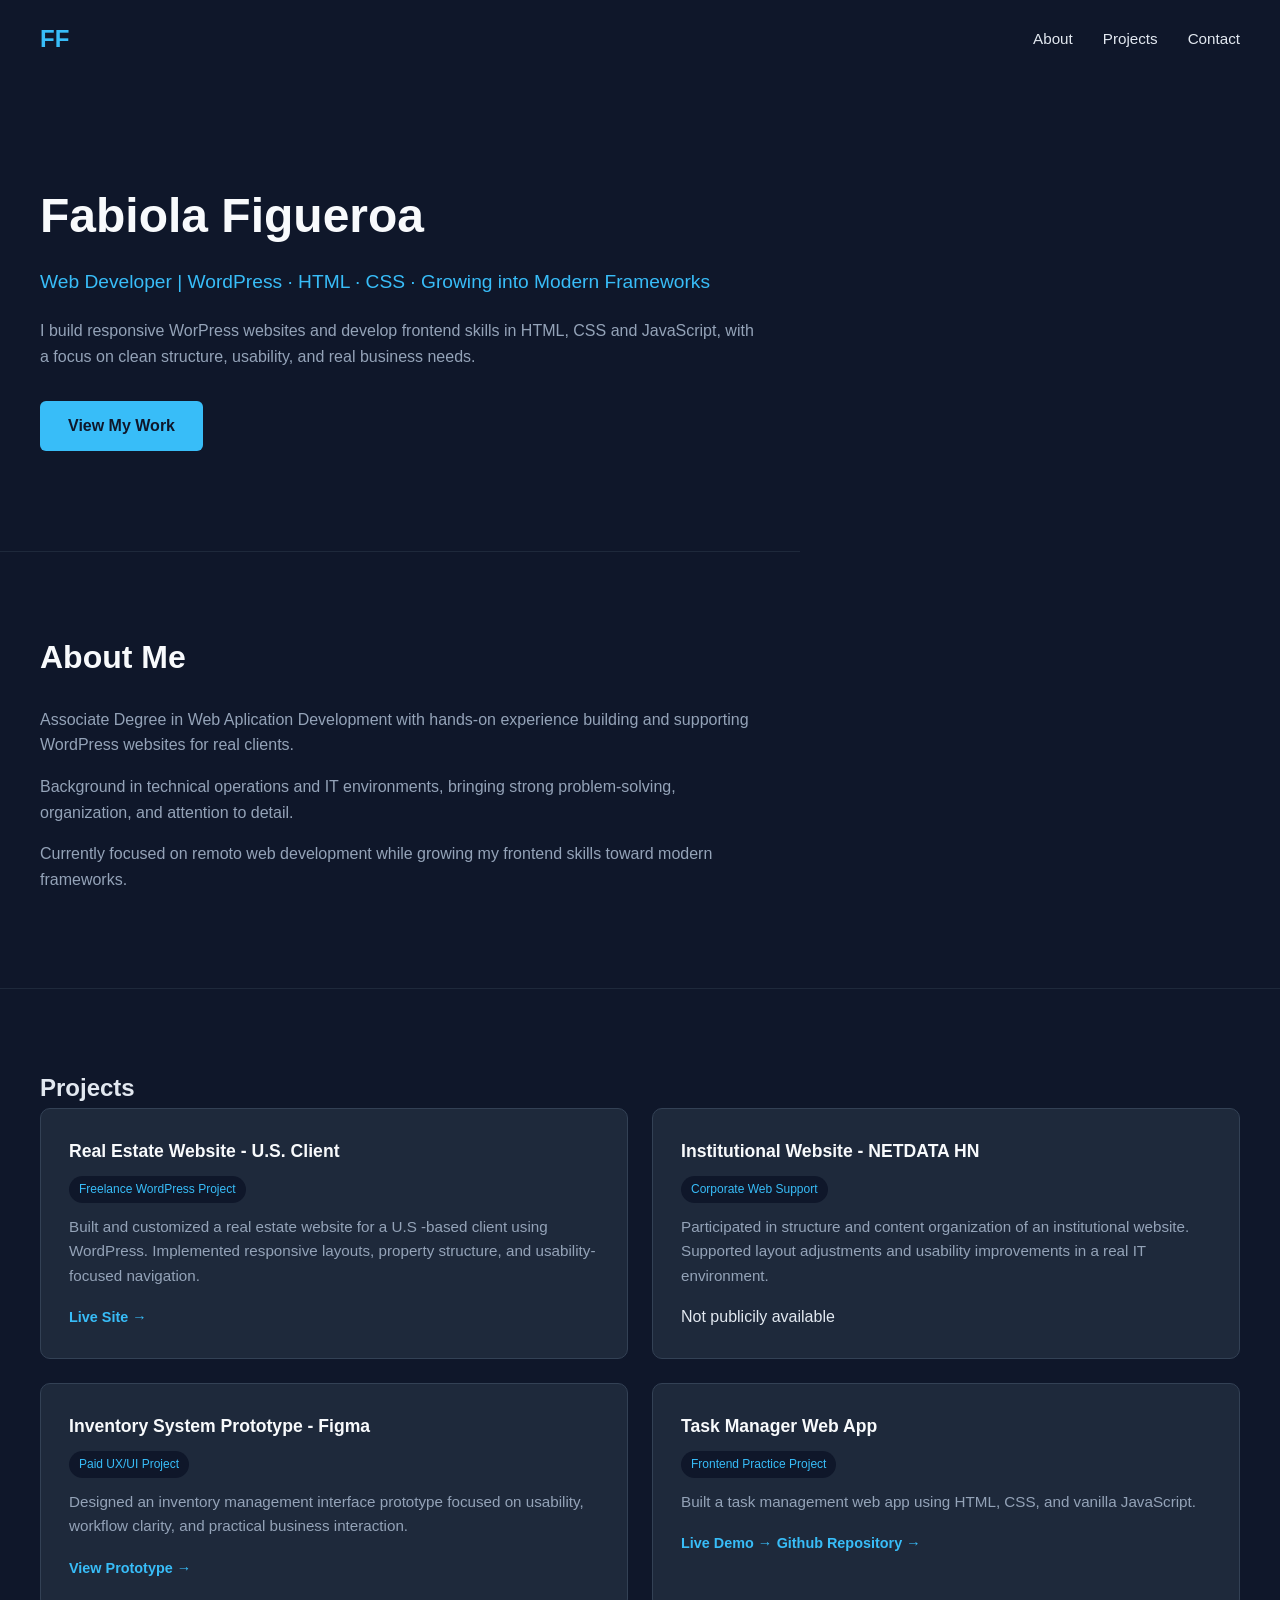
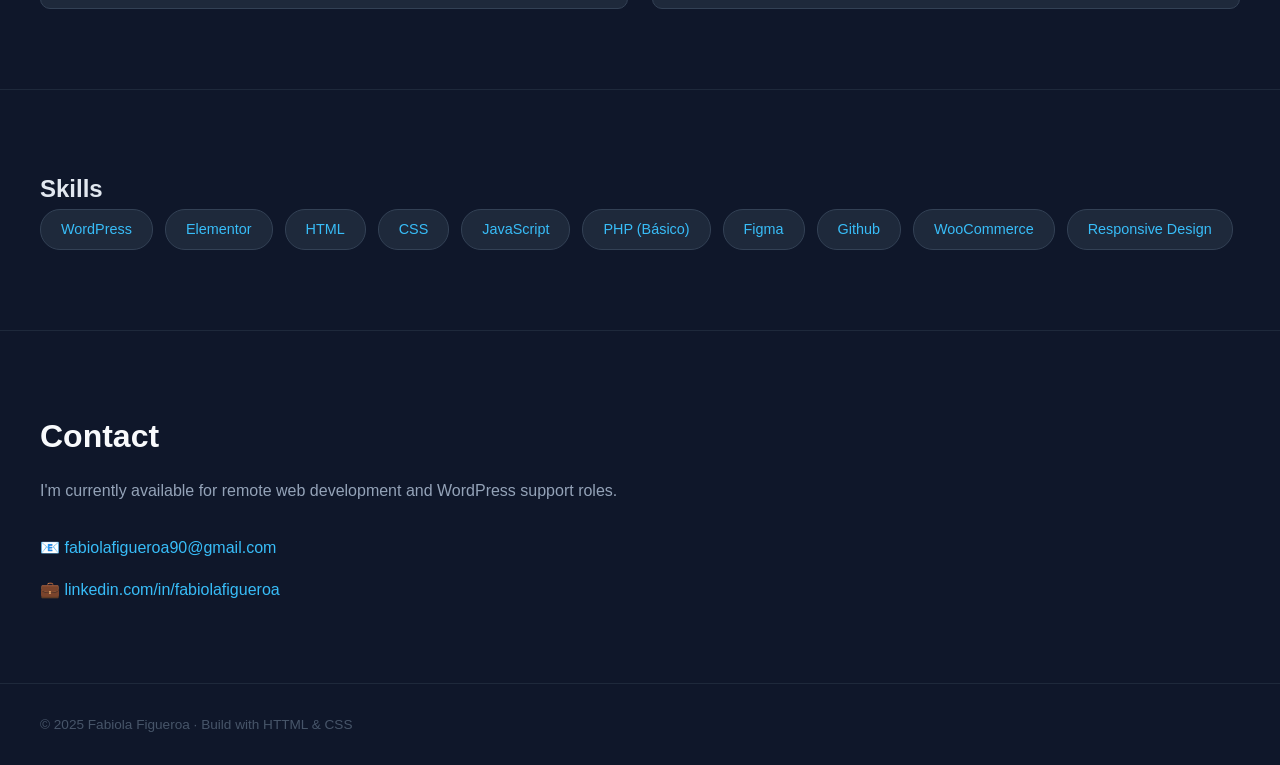
<file: index.html>
<!DOCTYPE html>
<html lang="en">
    <head>
        <meta charset="UTF-8">
        <meta name="viewport" content="width=device-width, initial-scale=1.0">
        <title>Fabiola Figueroa - Portfolio</title>
        <link rel="stylesheet" href="style.css">
    </head>
        <header>
            <nav>
                <span class="logo">FF</span>
                <ul>
                    <li><a href="#about">About</a></li>
                    <li><a href="#projects">Projects</a></li>
                    <li><a href="#contact">Contact</a></li>
                </ul>
            </nav>
        </header>

        <section id="hero">
            <h1>Fabiola Figueroa</h1>
            <h2>Web Developer | WordPress · HTML · CSS · Growing into Modern Frameworks</h2>
            <p>I build responsive WorPress websites and develop frontend skills in HTML, CSS and JavaScript, with a focus on clean structure, usability, and real business needs.</p>
            <a href="#projects" class="btn">View My Work</a>
        </section>
    <section id="about">
        <h2>About Me</h2>
        <p>Associate Degree in Web Aplication Development with hands-on experience building and supporting WordPress websites for real clients.</p>
        <p>Background in technical operations and IT environments, bringing strong problem-solving, organization, and attention to detail.</p>
        <p>Currently focused on remoto web development while growing my frontend skills toward modern frameworks.</p>
    </section>
    <section id="projects">
        <h2>Projects</h2>
        <div class="projects-grid">

            <div class="project-card">
                <h3>Real Estate Website - U.S. Client</h3>
                <span class="tag">Freelance WordPress Project</span>
                <p>Built and customized a real estate website for a U.S -based client using WordPress. Implemented responsive layouts, property structure, and usability-focused navigation.</p>
                <a href="https://revmyhome.com" target="_blank" class="btn-link">Live Site →</a>
            </div>

            <div class="project-card">
                <h3>Institutional Website - NETDATA HN</h3>
                <span class="tag">Corporate Web Support</span>
                <p>Participated in structure and content organization of an institutional website. Supported layout adjustments and usability improvements in a real IT environment.</p>
                <span class="tag-muted">Not publicily available</span>
            </div>

            <div class="project-card">
                <h3>Inventory System Prototype - Figma</h3>
                <span class="tag">Paid UX/UI Project</span>
                <p>Designed an inventory management interface prototype focused on usability, workflow clarity, and practical business interaction.</p>
                <a href="https://www.figma.com/proto/1iJmBC1TGa6cE2urWbScpw/Inventario_Prototipo_E-and-M-Ingenier%C3%ADa?node-id=6-3&p=f&t=0msjYMKaVFjCTKNn-0&scaling=min-zoom&content-scaling=fixed&starting-point-node-id=7%3A5&show-proto-sidebar=1" target="_blank" class="btn-link">View Prototype →</a>
            </div>

            <div class="project-card">
                <h3>Task Manager Web App</h3>
                <span class="tag">Frontend Practice Project</span>
                <p>Built a task management web app using HTML, CSS, and vanilla JavaScript.</p>
                <a href="https://unrivaled-sunburst-1d5020.netlify.app/" target="_blank" class="btn-link">Live Demo →</a>
                <a href="https://github.com/Magffbe/task-manager-js.git" target="_blank" class="btn-link">Github Repository →</a>
            </div>
        </div>
    </section>

    <section id="skills">
        <h2>Skills</h2>
        <div class="skills-grid">
            <div class="skill-item">WordPress</div>
            <div class="skill-item">Elementor</div>
            <div class="skill-item">HTML</div>
            <div class="skill-item">CSS</div>
            <div class="skill-item">JavaScript</div>
            <div class="skill-item">PHP (Básico)</div>
            <div class="skill-item">Figma</div>
            <div class="skill-item">Github</div>
            <div class="skill-item">WooCommerce</div>
             <div class="skill-item">Responsive Design</div>
        </div>
    </section>

    <section id="contact">
        <h2>Contact</h2>
        <p>I'm currently available for remote web development and WordPress support roles.</p>
        <div class="contact-links">
            <a href="mailto:fabiolafigueroa90@gmail.com" class="contact-item">
               📧 fabiolafigueroa90@gmail.com 
            </a>
            <a href="https://www.linkedin.com/in/fabiola-figueroa-3212521b5/" target="_blank" class="contact-item">
                💼 linkedin.com/in/fabiolafigueroa
            </a>
        </div>
        
    </section>

    <footer>
        <p>© 2025 Fabiola Figueroa · Build with HTTML & CSS</p>
    </footer>
    </body>

</html>
</file>
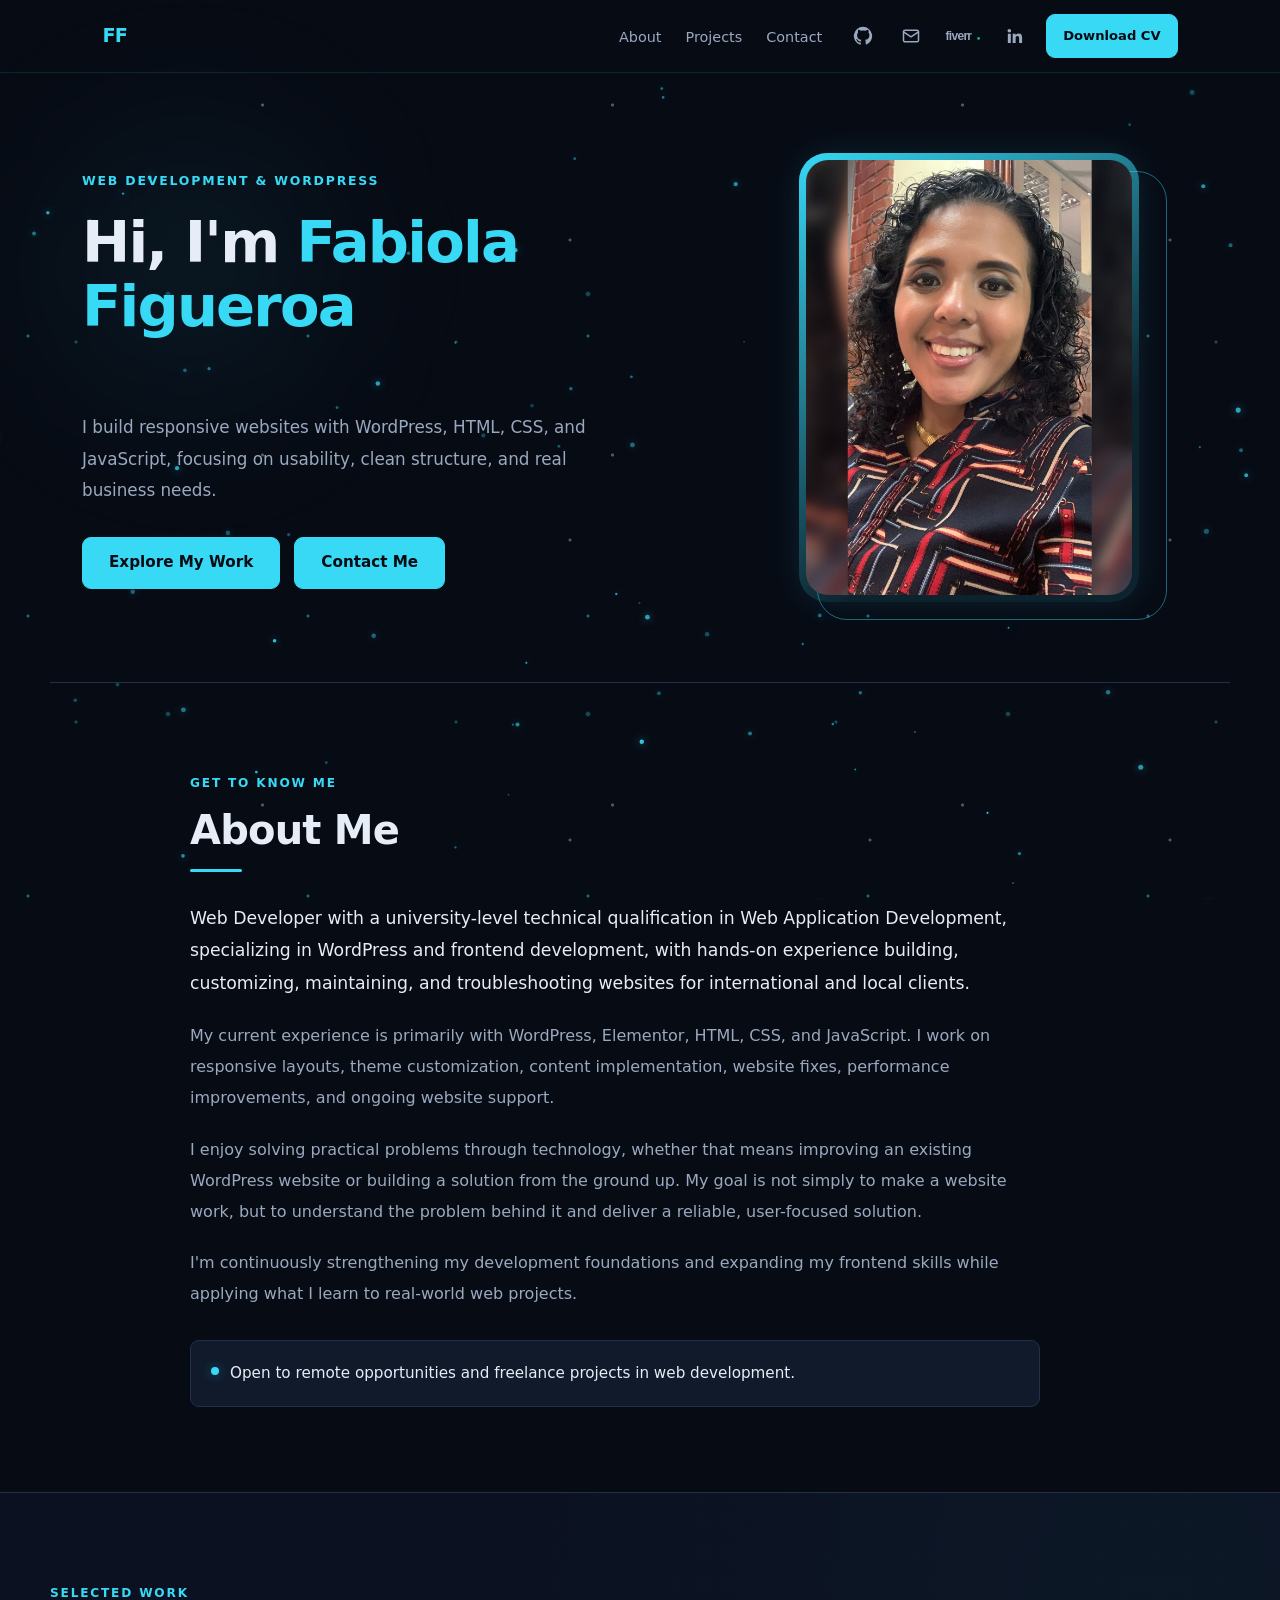
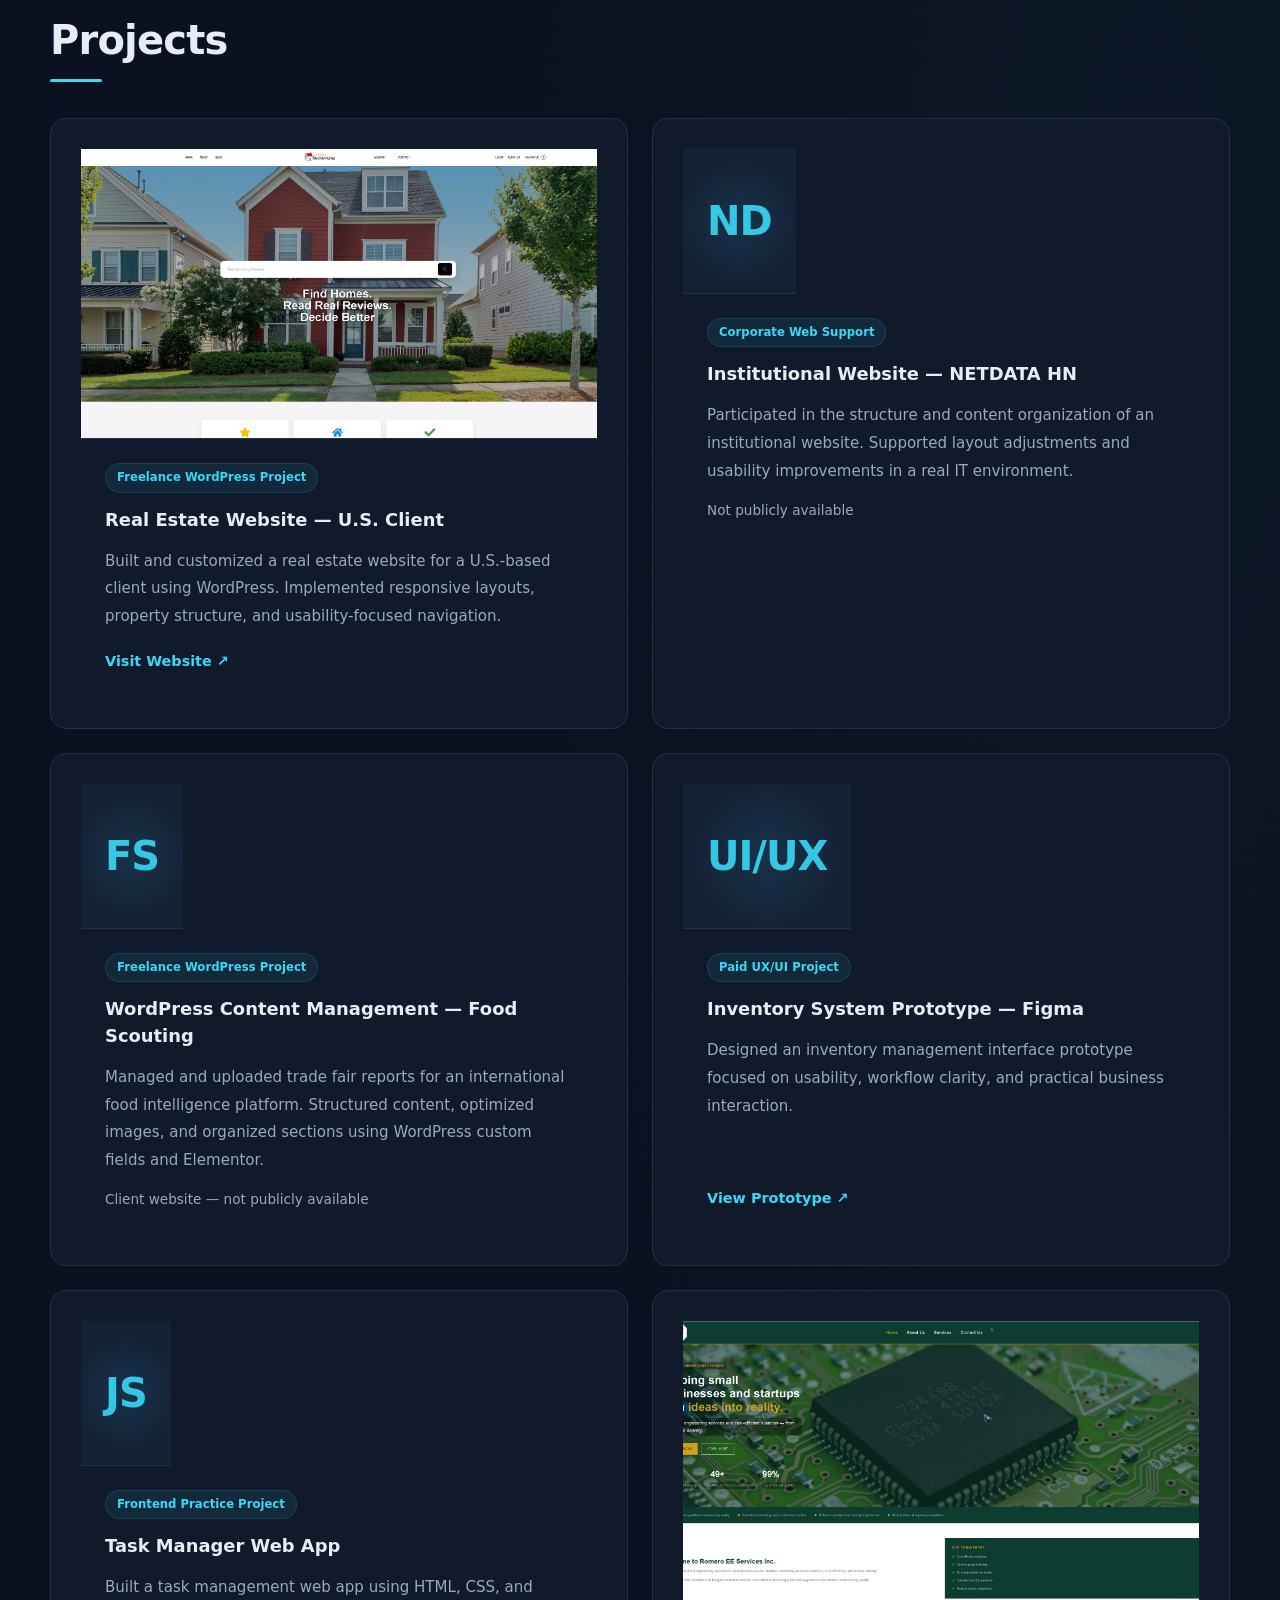
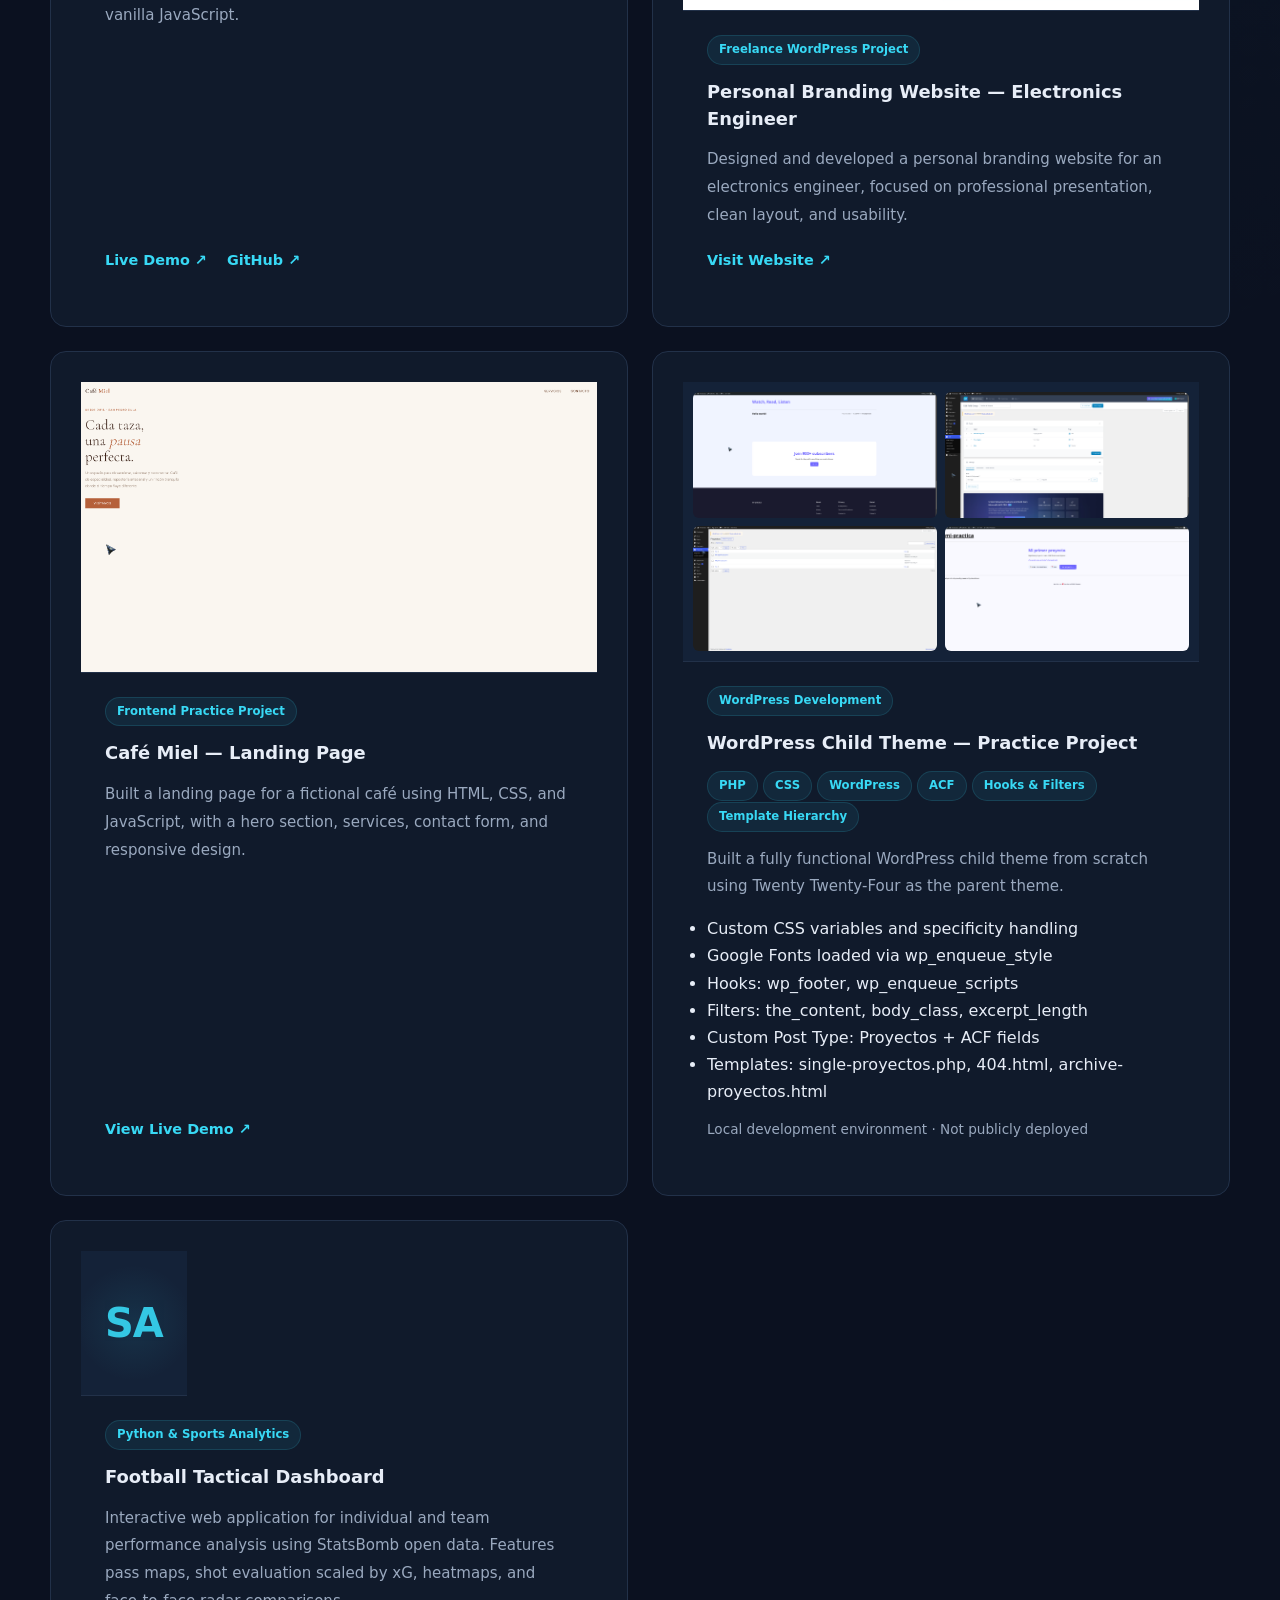
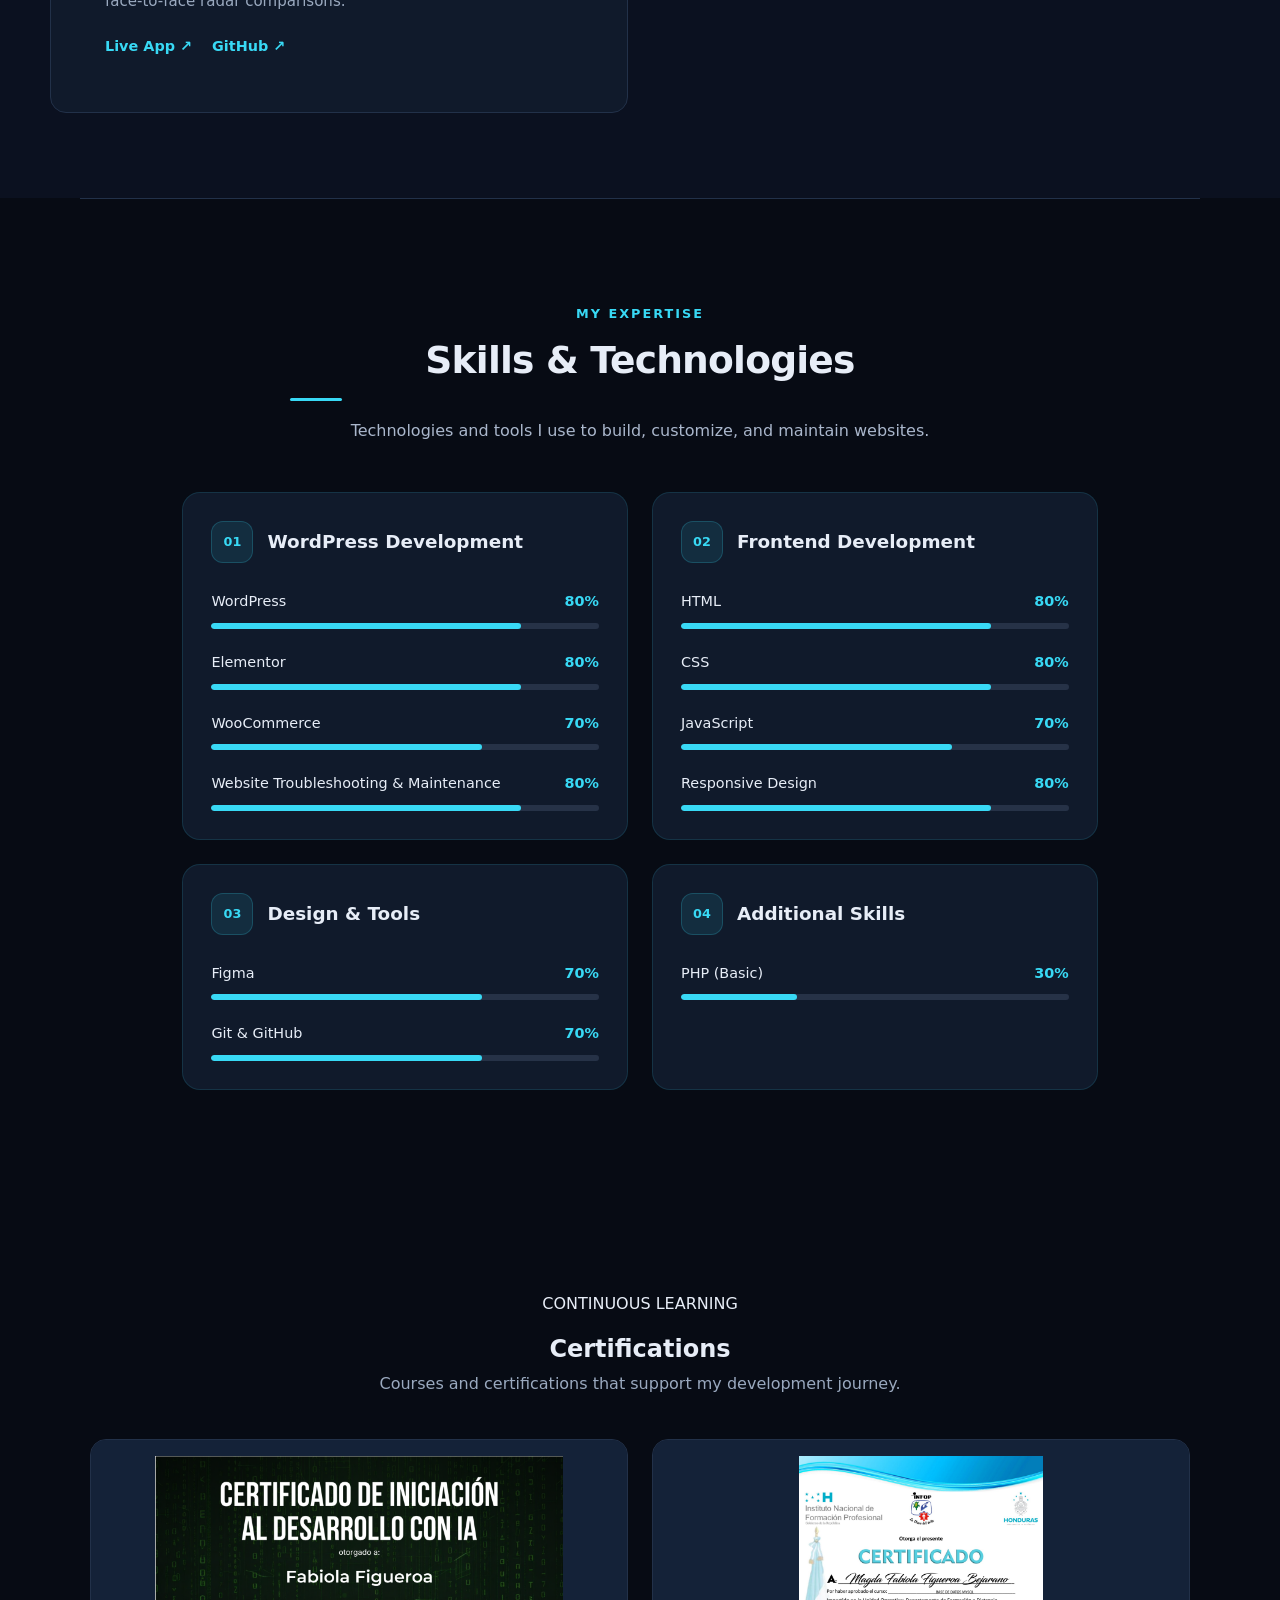
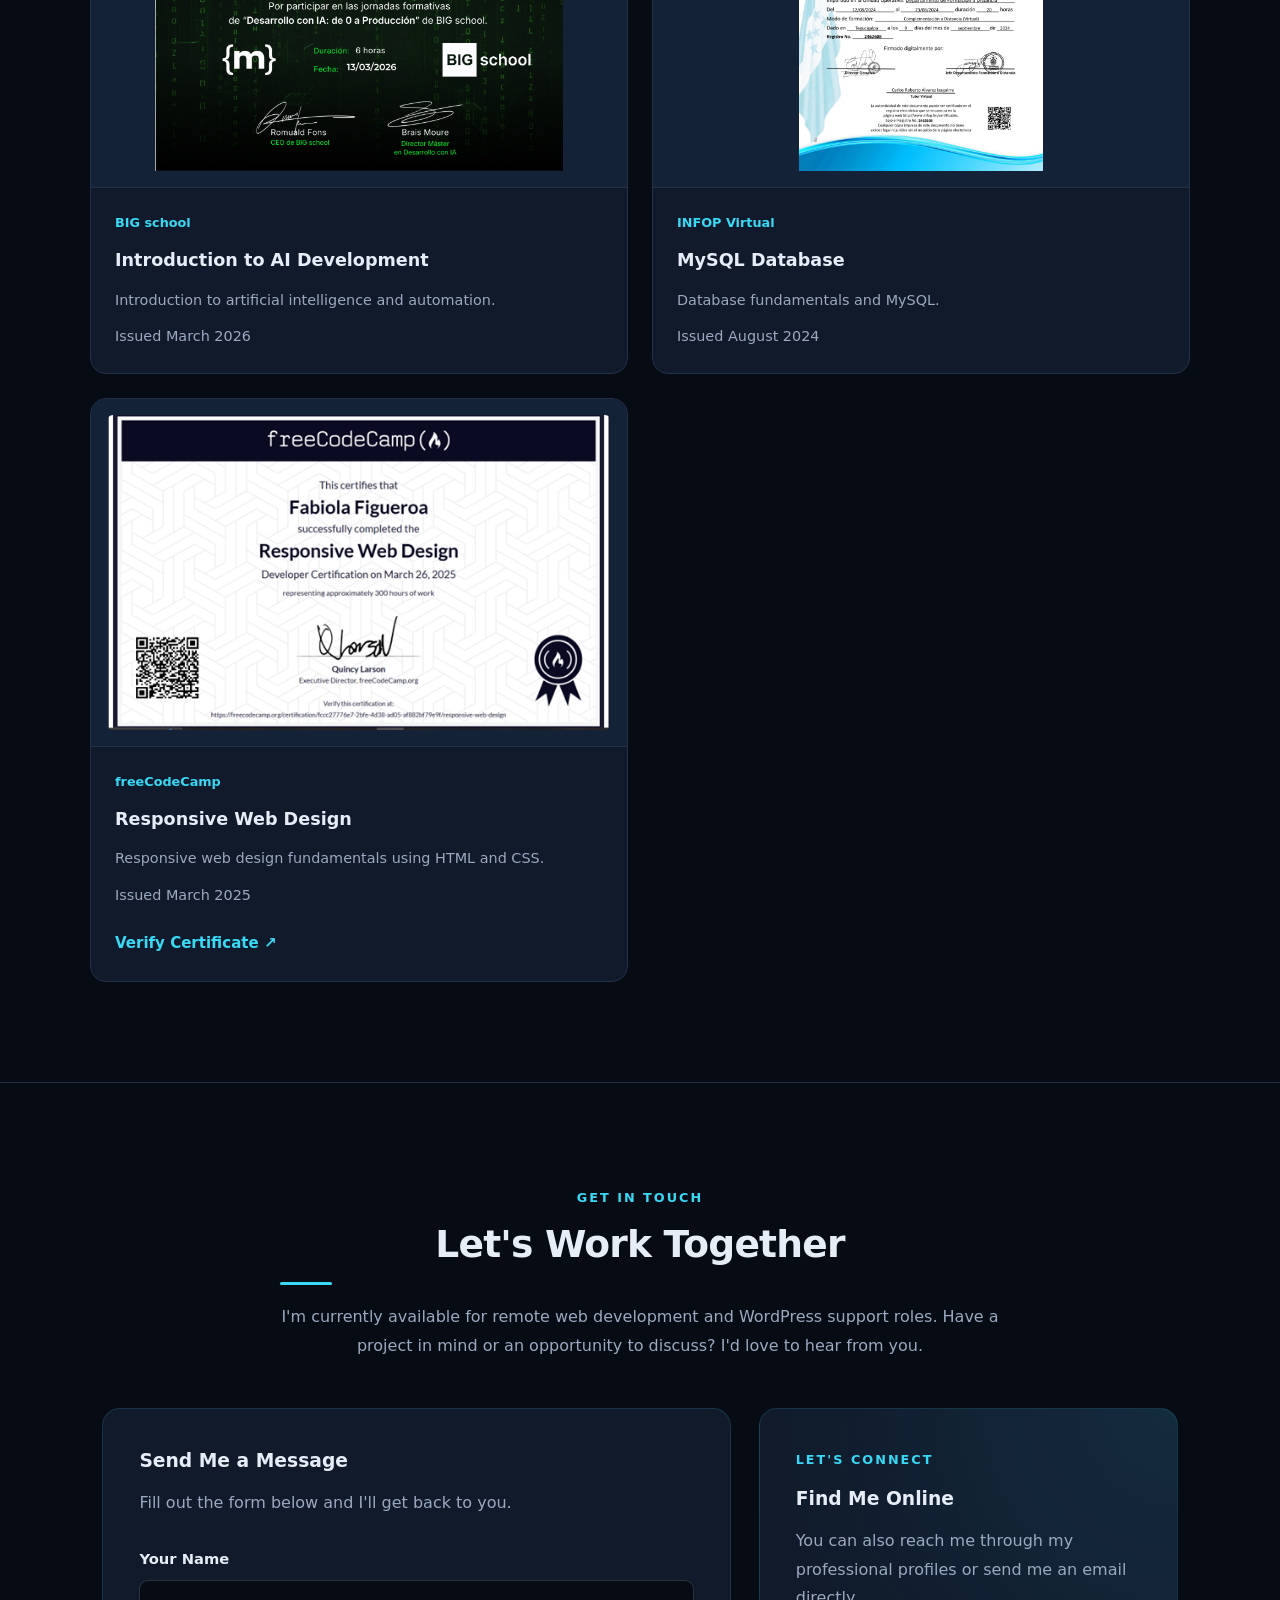
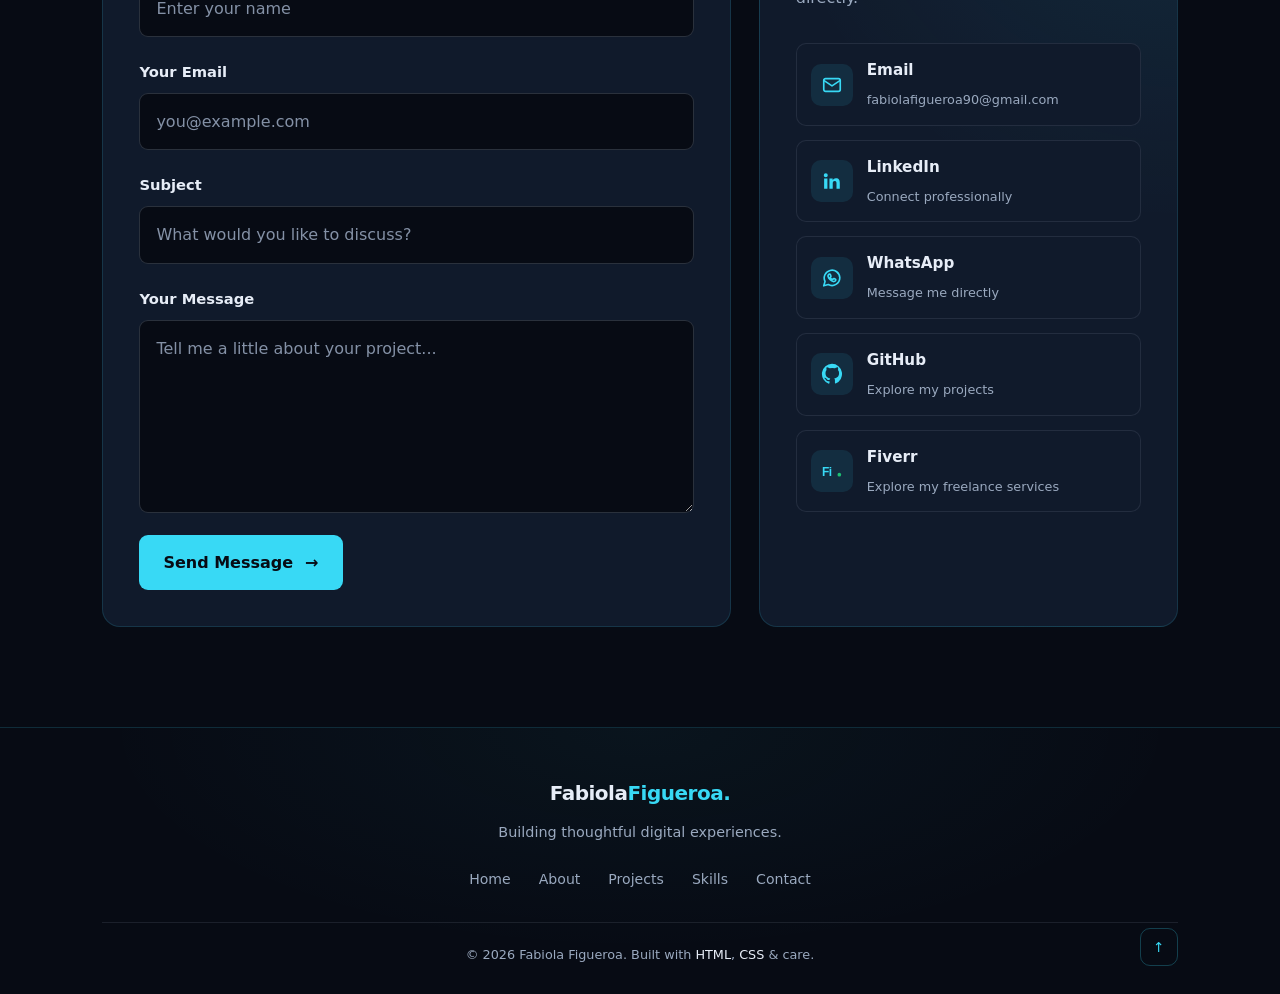
<file: OneDrive/Portfolio/index.html>
<!DOCTYPE html>
<html lang="en">
    <head>
        <meta charset="UTF-8">
        <meta name="viewport" content="width=device-width, initial-scale=1.0">
        <title>Fabiola Figueroa - Portfolio</title>
        <link rel="stylesheet" href="style.css">
    </head>
        
<header class="site-header">
    <nav class="main-nav" aria-label="Main navigation">
        <a href="#hero" class="logo" aria-label="Fabiola Figueroa - Home">FF</a>

        <ul class="nav-links">
            <li><a href="#about">About</a></li>
            <li><a href="#projects">Projects</a></li>
            <li><a href="#contact">Contact</a></li>
        </ul>

        <div class="header-actions">
            <a href="https://github.com/Magffbe"
               class="header-social"
               target="_blank"
               rel="noopener noreferrer"
               aria-label="GitHub"
               title="GitHub">
                <svg viewBox="0 0 24 24" aria-hidden="true">
                    <path d="M12 .9a11.1 11.1 0 0 0-3.5 21.6c.6.1.8-.3.8-.6v-2.1c-3.3.7-4-1.4-4-1.4-.5-1.3-1.2-1.6-1.2-1.6-1.1-.8.1-.8.1-.8 1.2.1 1.8 1.2 1.8 1.2 1.1 1.8 2.8 1.3 3.5 1 .1-.8.4-1.3.7-1.6-2.6-.3-5.3-1.3-5.3-5.8 0-1.3.5-2.3 1.2-3.1-.1-.3-.5-1.5.1-3.1 0 0 1-.3 3.2 1.2a11 11 0 0 1 5.8 0c2.2-1.5 3.2-1.2 3.2-1.2.6 1.6.2 2.8.1 3.1.8.8 1.2 1.8 1.2 3.1 0 4.5-2.7 5.5-5.3 5.8.4.3.8 1 .8 2v3.1c0 .3.2.7.8.6A11.1 11.1 0 0 0 12 .9Z"/>
                </svg>
            </a>

            <a href="mailto:fabiolafigueroa90@gmail.com"
               class="header-social"
               aria-label="Email"
               title="Email">
                <svg viewBox="0 0 24 24" aria-hidden="true">
                    <rect x="3" y="5" width="18" height="14" rx="2"/>
                    <path d="m3 7 9 6 9-6"/>
                </svg>
            </a>


<a href="https://www.fiverr.com/s/bkkxlGX"
   class="header-social header-fiverr"
   target="_blank"
   rel="noopener noreferrer"
   aria-label="Fiverr"
   title="Fiverr">
    <svg viewBox="0 0 60 24" aria-hidden="true">
        <text x="1" y="18"
              font-family="Arial, Helvetica, sans-serif"
              font-size="20"
              font-weight="700"
              letter-spacing="-1.2"
              fill="currentColor">fiverr</text>
        <circle cx="56" cy="16" r="2.2" fill="#1DBF73"/>
    </svg>
</a>


            <a href="https://www.linkedin.com/in/fabiola-figueroa-dev/"
               class="header-social"
               target="_blank"
               rel="noopener noreferrer"
               aria-label="LinkedIn"
               title="LinkedIn">
                <svg viewBox="0 0 24 24" aria-hidden="true">
                    <path d="M5.2 3.5a2.2 2.2 0 1 0 0 4.4 2.2 2.2 0 0 0 0-4.4ZM3.4 9.3H7v11.2H3.4V9.3Zm5.8 0h3.5v1.5h.1a3.8 3.8 0 0 1 3.4-1.9c3.6 0 4.3 2.3 4.3 5.3v6.3h-3.6v-5.6c0-1.3 0-3-1.9-3s-2.2 1.4-2.2 2.9v5.7H9.2V9.3Z"/>
                </svg>
            </a>

            <a href="files/FabiolaFigueroa_WebDeveloper_CV_U.pdf"
               class="btn header-cv"
               download>
                Download CV
            </a>
        </div>
    </nav>
</header>


        
<section id="hero">
    <div class="hero-content">
        <span class="hero-eyebrow">
            WEB DEVELOPMENT & WORDPRESS
        </span>

        <h1>Hi, I'm <span>Fabiola Figueroa</span></h1>

        <h2>
            <span class="rotating-title">Web Developer</span>
        </h2>

        <p>
            I build responsive websites with WordPress, HTML, CSS,
            and JavaScript, focusing on usability, clean structure,
            and real business needs.
        </p>

        <div class="hero-actions">
            <a href="#projects" class="btn">Explore My Work</a>
            <a href="#contact" class="btn btn-outline">Contact Me</a>
        </div>
    </div>

    <div class="hero-visual">
        <div class="hero-photo-frame">
            <img
                src="images/fabiola-profile.jpeg"
                alt="Fabiola Figueroa, web developer"
                class="hero-photo"
            >
        </div>
        <div class="hero-decoration" aria-hidden="true"></div>
    </div>
</section>
    

<section id="about">
    <div class="about-content">
        <span class="section-eyebrow">GET TO KNOW ME</span>

        <h2>About Me</h2>

        <p class="about-intro">
            Web Developer with a university-level technical qualification
            in Web Application Development, specializing in WordPress and
            frontend development, with hands-on experience building,
            customizing, maintaining, and troubleshooting websites for
            international and local clients.
        </p>

        <p>
            My current experience is primarily with WordPress, Elementor,
            HTML, CSS, and JavaScript. I work on responsive layouts, theme
            customization, content implementation, website fixes,
            performance improvements, and ongoing website support.
        </p>

        <p>
            I enjoy solving practical problems through technology, whether
            that means improving an existing WordPress website or building
            a solution from the ground up. My goal is not simply to make a
            website work, but to understand the problem behind it and deliver
            a reliable, user-focused solution.
        </p>

        <p>
            I'm continuously strengthening my development foundations and
            expanding my frontend skills while applying what I learn to
            real-world web projects.
        </p>

        <p class="about-availability">
            <span class="availability-dot"></span>
            Open to remote opportunities and freelance projects in web development.
        </p>
    </div>
</section>


    
<section id="projects">
    <div class="projects-container">
        <span class="section-eyebrow">SELECTED WORK</span>
        <h2>Projects</h2>

        <div class="projects-grid">

           
<!-- RevMyHome -->
<article class="project-card project-card-image">
    <div class="project-image">
        <img
            src="images/revmyhome.jpg"
            alt="RevMyHome real estate website homepage"
            loading="lazy"
        >
    </div>

                <div class="project-info">
                    <span class="tag">Freelance WordPress Project</span>
                    <h3>Real Estate Website — U.S. Client</h3>
                    <p>
                        Built and customized a real estate website for a U.S.-based
                        client using WordPress. Implemented responsive layouts,
                        property structure, and usability-focused navigation.
                    </p>
                    <a href="https://revmyhome.com"
                       target="_blank"
                       rel="noopener noreferrer"
                       class="btn-link">Visit Website ↗</a>
                </div>
            </article>

            <!-- NETDATA HN -->
            <article class="project-card project-card-text">
                <div class="project-placeholder" aria-hidden="true">
                    <span>ND</span>
                </div>
                <div class="project-info">
                    <span class="tag">Corporate Web Support</span>
                    <h3>Institutional Website — NETDATA HN</h3>
                    <p>
                        Participated in the structure and content organization of
                        an institutional website. Supported layout adjustments
                        and usability improvements in a real IT environment.
                    </p>
                    <span class="tag-muted">Not publicly available</span>
                </div>
            </article>

            <!-- Food Scouting -->
            <article class="project-card project-card-text">
                <div class="project-placeholder" aria-hidden="true">
                    <span>FS</span>
                </div>
                <div class="project-info">
                    <span class="tag">Freelance WordPress Project</span>
                    <h3>WordPress Content Management — Food Scouting</h3>
                    <p>
                        Managed and uploaded trade fair reports for an international
                        food intelligence platform. Structured content, optimized
                        images, and organized sections using WordPress custom
                        fields and Elementor.
                    </p>
                    <span class="tag-muted">Client website — not publicly available</span>
                </div>
            </article>

            <!-- Inventory System -->
            <article class="project-card project-card-text">
                <div class="project-placeholder" aria-hidden="true">
                    <span>UI/UX</span>
                </div>
                <div class="project-info">
                    <span class="tag">Paid UX/UI Project</span>
                    <h3>Inventory System Prototype — Figma</h3>
                    <p>
                        Designed an inventory management interface prototype
                        focused on usability, workflow clarity, and practical
                        business interaction.
                    </p>
                    <a
                        href="https://www.figma.com/proto/1iJmBC1TGa6cE2urWbScpw/Inventario_Prototipo_E-and-M-Ingenier%C3%ADa?node-id=6-3&p=f&t=0msjYMKaVFjCTKNn-0&scaling=min-zoom&content-scaling=fixed&starting-point-node-id=7%3A5&show-proto-sidebar=1"
                        target="_blank"
                        rel="noopener noreferrer"
                        class="btn-link">View Prototype ↗</a>
                </div>
            </article>

            <!-- Task Manager -->
            <article class="project-card project-card-text">
                <div class="project-placeholder" aria-hidden="true">
                    <span>JS</span>
                </div>
                <div class="project-info">
                    <span class="tag">Frontend Practice Project</span>
                    <h3>Task Manager Web App</h3>
                    <p>
                        Built a task management web app using HTML, CSS,
                        and vanilla JavaScript.
                    </p>
                    <div class="project-links">
                        <a
                            href="https://unrivaled-sunburst-1d5020.netlify.app/"
                            target="_blank"
                            rel="noopener noreferrer"
                            class="btn-link">Live Demo ↗</a>
                        <a
                            href="https://github.com/Magffbe/task-manager-js.git"
                            target="_blank"
                            rel="noopener noreferrer"
                            class="btn-link">GitHub ↗</a>
                    </div>
                </div>
            </article>

            <!-- Romero EE Services -->
<article class="project-card project-card-image">
    <div class="project-image">
        <img
            src="images/romeres.jpg"
            alt="Romero EE Services website homepage"
            loading="lazy"
        >
    </div>
                <div class="project-info">
                    <span class="tag">Freelance WordPress Project</span>
                    <h3>Personal Branding Website — Electronics Engineer</h3>
                    <p>
                        Designed and developed a personal branding website for
                        an electronics engineer, focused on professional
                        presentation, clean layout, and usability.
                    </p>
                    <a
                        href="https://romeres.com"
                        target="_blank"
                        rel="noopener noreferrer"
                        class="btn-link">Visit Website ↗</a>
                </div>
            </article>

            <!-- Café Miel -->
<article class="project-card project-card-image">
    <div class="project-image">
        <img
            src="images/cafe miel.png"
            alt="Café Miel landing page"
            loading="lazy"
        >
    </div>

                <div class="project-info">
                    <span class="tag">Frontend Practice Project</span>
                    <h3>Café Miel — Landing Page</h3>
                    <p>
                        Built a landing page for a fictional café using HTML,
                        CSS, and JavaScript, with a hero section, services,
                        contact form, and responsive design.
                    </p>
                    <a
                        href="https://cafemiel.netlify.app/"
                        target="_blank"
                        rel="noopener noreferrer"
                        class="btn-link">View Live Demo ↗</a>
                </div>
            </article>


<!-- WordPress Child Theme Practice Project -->
<article class="project-card project-card-image">
    <div class="project-image project-image-gallery">
        <img
            src="images/child-theme-home.png"
            alt="WordPress child theme homepage"
            loading="lazy"
        >
        <img
            src="images/child-theme-acf.png"
            alt="Advanced Custom Fields project field group in WordPress"
            loading="lazy"
        >
        <img
            src="images/child-theme-projects-admin.png"
            alt="Custom Proyectos post type in the WordPress admin dashboard"
            loading="lazy"
        >
        <img
            src="images/child-theme-single-project.png"
            alt="Single project template created with the WordPress child theme"
            loading="lazy"
        >
    </div>

    <div class="project-info">
        <span class="tag">WordPress Development</span>

        <h3>WordPress Child Theme — Practice Project</h3>

        <div class="project-tags">
            <span class="tag">PHP</span>
            <span class="tag">CSS</span>
            <span class="tag">WordPress</span>
            <span class="tag">ACF</span>
            <span class="tag">Hooks &amp; Filters</span>
            <span class="tag">Template Hierarchy</span>
        </div>

        <p>
            Built a fully functional WordPress child theme from scratch
            using Twenty Twenty-Four as the parent theme.
        </p>

        <ul class="project-details">
            <li>Custom CSS variables and specificity handling</li>
            <li>Google Fonts loaded via wp_enqueue_style</li>
            <li>Hooks: wp_footer, wp_enqueue_scripts</li>
            <li>Filters: the_content, body_class, excerpt_length</li>
            <li>Custom Post Type: Proyectos + ACF fields</li>
            <li>Templates: single-proyectos.php, 404.html, archive-proyectos.html</li>
        </ul>

        <span class="tag-muted">
            Local development environment · Not publicly deployed
        </span>
    </div>
</article>

<!-- Football Tactical Dashboard -->
<article class="project-card project-card-text">
    <div class="project-placeholder" aria-hidden="true">
        <span>SA</span>
    </div>
    <div class="project-info">
        <span class="tag">Python & Sports Analytics</span>
        <h3>Football Tactical Dashboard</h3>
        <p>
            Interactive web application for individual and team performance analysis 
            using StatsBomb open data. Features pass maps, shot evaluation scaled by xG, 
            heatmaps, and face-to-face radar comparisons.
        </p>
        <div class="project-links">
            <a href="https://football-tactical-dashboard-magffbe.streamlit.app/"
               target="_blank"
               rel="noopener noreferrer"
               class="btn-link">Live App ↗</a>
            <a href="https://github.com/Magffbe/football-tactical-dashboard"
               target="_blank"
               rel="noopener noreferrer"
               class="btn-link">GitHub ↗</a>
        </div>
    </div>
</article>
        </div>
    </div>
</section>


<section id="skills">
    <div class="section-heading">
        <span class="section-eyebrow">MY EXPERTISE</span>
        <h2>Skills & Technologies</h2>
        <p>Technologies and tools I use to build, customize, and maintain websites.</p>
    </div>

    <div class="skills-grid">

        <!-- WordPress Development -->
        <article class="skill-card">
            <div class="skill-card-heading">
                <span class="skill-icon">01</span>
                <h3>WordPress Development</h3>
            </div>

            <div class="skill-progress">
                <div class="skill-info">
                    <span>WordPress</span>
                    <span>80%</span>
                </div>
                <div class="skill-track"><div class="skill-fill" style="--skill-level: 80%"></div></div>
            </div>

            <div class="skill-progress">
                <div class="skill-info">
                    <span>Elementor</span>
                    <span>80%</span>
                </div>
                <div class="skill-track"><div class="skill-fill" style="--skill-level: 80%"></div></div>
            </div>

            <div class="skill-progress">
                <div class="skill-info">
                    <span>WooCommerce</span>
                    <span>70%</span>
                </div>
                <div class="skill-track"><div class="skill-fill" style="--skill-level: 70%"></div></div>
            </div>

            <div class="skill-progress">
                <div class="skill-info">
                    <span>Website Troubleshooting &amp; Maintenance</span>
                    <span>80%</span>
                </div>
                <div class="skill-track"><div class="skill-fill" style="--skill-level: 80%"></div></div>
            </div>
        </article>

        <!-- Frontend Development -->
        <article class="skill-card">
            <div class="skill-card-heading">
                <span class="skill-icon">02</span>
                <h3>Frontend Development</h3>
            </div>

            <div class="skill-progress">
                <div class="skill-info">
                    <span>HTML</span>
                    <span>80%</span>
                </div>
                <div class="skill-track"><div class="skill-fill" style="--skill-level: 80%"></div></div>
            </div>

            <div class="skill-progress">
                <div class="skill-info">
                    <span>CSS</span>
                    <span>80%</span>
                </div>
                <div class="skill-track"><div class="skill-fill" style="--skill-level: 80%"></div></div>
            </div>

            <div class="skill-progress">
                <div class="skill-info">
                    <span>JavaScript</span>
                    <span>70%</span>
                </div>
                <div class="skill-track"><div class="skill-fill" style="--skill-level: 70%"></div></div>
            </div>

            <div class="skill-progress">
                <div class="skill-info">
                    <span>Responsive Design</span>
                    <span>80%</span>
                </div>
                <div class="skill-track"><div class="skill-fill" style="--skill-level: 80%"></div></div>
            </div>
        </article>

        <!-- Design & Tools -->
        <article class="skill-card">
            <div class="skill-card-heading">
                <span class="skill-icon">03</span>
                <h3>Design &amp; Tools</h3>
            </div>

            <div class="skill-progress">
                <div class="skill-info">
                    <span>Figma</span>
                    <span>70%</span>
                </div>
                <div class="skill-track"><div class="skill-fill" style="--skill-level: 70%"></div></div>
            </div>

            <div class="skill-progress">
                <div class="skill-info">
                    <span>Git &amp; GitHub</span>
                    <span>70%</span>
                </div>
                <div class="skill-track"><div class="skill-fill" style="--skill-level: 70%"></div></div>
            </div>
        </article>

        <!-- Additional Skills -->
        <article class="skill-card">
            <div class="skill-card-heading">
                <span class="skill-icon">04</span>
                <h3>Additional Skills</h3>
            </div>

            <div class="skill-progress">
                <div class="skill-info">
                    <span>PHP (Basic)</span>
                    <span>30%</span>
                </div>
                <div class="skill-track"><div class="skill-fill" style="--skill-level: 30%"></div></div>
            </div>
        </article>

    </div>
</section>


<!-- Certifications -->
<section id="certifications">
    <div class="section-heading">
        <span class="section-eyebrow">CONTINUOUS LEARNING</span>
        <h2>Certifications</h2>
        <p>Courses and certifications that support my development journey.</p>
    </div>

    <div class="certifications-grid">

        <!-- AI Development -->
        <article class="certification-card">
            <div class="certification-image">
                <img
                    src="images/certificate-ai-development.png"
                    alt="Introduction to AI Development certificate from BIG school"
                    loading="lazy"
                >
            </div>
            <div class="certification-info">
                <span class="certification-provider">BIG school</span>
                <h3>Introduction to AI Development</h3>
                <p>Introduction to artificial intelligence and automation.</p>
                <span class="certification-date">Issued March 2026</span>
            </div>
        </article>

        <!-- MySQL -->
        <article class="certification-card">
            <div class="certification-image">
                <img
                    src="images/certificate-mysql.png"
                    alt="MySQL database certificate from INFOP Virtual"
                    loading="lazy"
                >
            </div>
            <div class="certification-info">
                <span class="certification-provider">INFOP Virtual</span>
                <h3>MySQL Database</h3>
                <p>Database fundamentals and MySQL.</p>
                <span class="certification-date">Issued August 2024</span>
            </div>
        </article>

        <!-- Responsive Web Design -->
        <article class="certification-card">
            <div class="certification-image">
                <img
                    src="images/certificate-responsive-web-design.png"
                    alt="Responsive Web Design certification from freeCodeCamp"
                    loading="lazy"
                >
            </div>
            <div class="certification-info">
                <span class="certification-provider">freeCodeCamp</span>
                <h3>Responsive Web Design</h3>
                <p>Responsive web design fundamentals using HTML and CSS.</p>
                <span class="certification-date">Issued March 2025</span>
                <a
                    href="https://freecodecamp.org/certification/fccc27776e7-2bfe-4d38-ad05-af882bf79e9f/responsive-web-design"
                    target="_blank"
                    rel="noopener noreferrer"
                    class="btn-link"
                >Verify Certificate ↗</a>
            </div>
        </article>

    </div>
</section>


<section id="contact">
    <div class="contact-heading">
        <span class="section-eyebrow">GET IN TOUCH</span>
        <h2>Let's Work Together</h2>
        <p>
            I'm currently available for remote web development and
            WordPress support roles. Have a project in mind or an
            opportunity to discuss? I'd love to hear from you.
        </p>
    </div>

    <div class="contact-container">
        <div class="contact-form-wrapper">
            <h3>Send Me a Message</h3>
            <p>Fill out the form below and I'll get back to you.</p>

            <form
                name="contact"
                method="POST"
                action="/thank-you.html"
                data-netlify="true"
                netlify-honeypot="bot-field"
            >
                <input type="hidden" name="form-name" value="contact">

                <div class="hidden-field" aria-hidden="true">
                    <label>
                        Don't fill this out:
                        <input name="bot-field" tabindex="-1" autocomplete="off">
                    </label>
                </div>

                <div class="form-group">
                    <label for="contact-name">Your Name</label>
                    <input
                        type="text"
                        id="contact-name"
                        name="name"
                        placeholder="Enter your name"
                        autocomplete="name"
                        required
                    >
                </div>

                <div class="form-group">
                    <label for="contact-email">Your Email</label>
                    <input
                        type="email"
                        id="contact-email"
                        name="email"
                        placeholder="you@example.com"
                        autocomplete="email"
                        required
                    >
                </div>

                <div class="form-group">
                    <label for="contact-subject">Subject</label>
                    <input
                        type="text"
                        id="contact-subject"
                        name="subject"
                        placeholder="What would you like to discuss?"
                        required
                    >
                </div>

                <div class="form-group">
                    <label for="contact-message">Your Message</label>
                    <textarea
                        id="contact-message"
                        name="message"
                        rows="6"
                        placeholder="Tell me a little about your project..."
                        required
                    ></textarea>
                </div>

                <button type="submit" class="btn contact-submit">
                    Send Message
                    <span aria-hidden="true">→</span>
                </button>
            </form>
        </div>

        <aside class="contact-info">
            <span class="contact-info-label">LET'S CONNECT</span>
            <h3>Find Me Online</h3>
            <p>
                You can also reach me through my professional profiles
                or send me an email directly.
            </p>

            
<div class="contact-links">
    <!-- Email -->
    <a href="mailto:fabiolafigueroa90@gmail.com"
       class="contact-item">
        <span class="contact-icon" aria-hidden="true">
            <svg viewBox="0 0 24 24" width="22" height="22"
                 fill="none" stroke="currentColor" stroke-width="1.8"
                 stroke-linecap="round" stroke-linejoin="round">
                <rect x="3" y="5" width="18" height="14" rx="2"/>
                <path d="m3 7 9 6 9-6"/>
            </svg>
        </span>
        <span>
            <strong>Email</strong>
            <small>fabiolafigueroa90@gmail.com</small>
        </span>
    </a>

    <!-- LinkedIn -->
    <a href="https://www.linkedin.com/in/fabiola-figueroa-dev/"
       class="contact-item"
       target="_blank"
       rel="noopener noreferrer">
        <span class="contact-icon" aria-hidden="true">
            <svg viewBox="0 0 24 24" width="22" height="22"
                 fill="currentColor">
                <path d="M5.2 3.5a2.2 2.2 0 1 0 0 4.4 2.2 2.2 0 0 0 0-4.4ZM3.4 9.3H7v11.2H3.4V9.3Zm5.8 0h3.5v1.5h.1a3.8 3.8 0 0 1 3.4-1.9c3.6 0 4.3 2.3 4.3 5.3v6.3h-3.6v-5.6c0-1.3 0-3-1.9-3s-2.2 1.4-2.2 2.9v5.7H9.2V9.3Z"/>
            </svg>
        </span>
        <span>
            <strong>LinkedIn</strong>
            <small>Connect professionally</small>
        </span>
    </a>

    <!-- WhatsApp -->
    <a href="https://wa.me/50488898005"
       class="contact-item"
       target="_blank"
       rel="noopener noreferrer">
        <span class="contact-icon" aria-hidden="true">
            <svg viewBox="0 0 24 24" width="22" height="22"
                 fill="none" stroke="currentColor" stroke-width="1.8"
                 stroke-linecap="round" stroke-linejoin="round">
                <path d="M20.5 11.7a8.5 8.5 0 0 1-12.6 7.4L3 20.5l1.4-4.7a8.5 8.5 0 1 1 16.1-4.1Z"/>
                <path d="M8.5 8.2c.2-.5.5-.5.8-.5h.4c.2 0 .3.1.4.4l.7 1.6c.1.2.1.4-.1.6l-.5.6c-.2.2-.2.4 0 .6.5.9 1.2 1.6 2.1 2.1.2.1.4.1.6-.1l.7-.8c.2-.2.4-.2.6-.1l1.6.8c.2.1.3.2.3.4 0 .3-.2 1.1-.7 1.5-.5.5-1.2.7-2 .5-1-.2-2.2-.8-3.4-1.9-1.3-1.2-2.1-2.7-2.3-3.7-.2-.8.1-1.5.8-2Z"/>
            </svg>
        </span>
        <span>
            <strong>WhatsApp</strong>
            <small>Message me directly</small>
        </span>
    </a>

    <!-- GitHub -->
    <a href="https://github.com/Magffbe"
       class="contact-item"
       target="_blank"
       rel="noopener noreferrer">
        <span class="contact-icon" aria-hidden="true">
            <svg viewBox="0 0 24 24" width="22" height="22"
                 fill="currentColor">
                <path d="M12 .9a11.1 11.1 0 0 0-3.5 21.6c.6.1.8-.3.8-.6v-2.1c-3.3.7-4-1.4-4-1.4-.5-1.3-1.2-1.6-1.2-1.6-1.1-.8.1-.8.1-.8 1.2.1 1.8 1.2 1.8 1.2 1.1 1.8 2.8 1.3 3.5 1 .1-.8.4-1.3.7-1.6-2.6-.3-5.3-1.3-5.3-5.8 0-1.3.5-2.3 1.2-3.1-.1-.3-.5-1.5.1-3.1 0 0 1-.3 3.2 1.2a11 11 0 0 1 5.8 0c2.2-1.5 3.2-1.2 3.2-1.2.6 1.6.2 2.8.1 3.1.8.8 1.2 1.8 1.2 3.1 0 4.5-2.7 5.5-5.3 5.8.4.3.8 1 .8 2v3.1c0 .3.2.7.8.6A11.1 11.1 0 0 0 12 .9Z"/>
            </svg>
        </span>
        <span>
            <strong>GitHub</strong>
            <small>Explore my projects</small>
        </span>
    </a>

    <!-- Fiverr -->
    <a href="https://www.fiverr.com/s/bkkxlGX"
       class="contact-item"
       target="_blank"
       rel="noopener noreferrer">
        <span class="contact-icon" aria-hidden="true">
            <svg viewBox="0 0 24 24" width="22" height="22"
                 fill="currentColor">
                <text x="1" y="17"
                      font-family="Arial, Helvetica, sans-serif"
                      font-size="13"
                      font-weight="700"
                      letter-spacing="-0.5">Fi</text>
                <circle cx="20" cy="16" r="2" fill="#1DBF73"/>
            </svg>
        </span>
        <span>
            <strong>Fiverr</strong>
            <small>Explore my freelance services</small>
        </span>
    </a>

</div>
</section>
    
    </div> <!-- cierre de contact-container -->
</section> <!-- cierre de Contact -->

<footer class="site-footer">
    <div class="footer-content">
        <a href="#hero" class="footer-brand">
            Fabiola<span>Figueroa</span><span class="footer-dot">.</span>
        </a>

        <p class="footer-tagline">
            Building thoughtful digital experiences.
        </p>

        <nav class="footer-nav" aria-label="Footer navigation">
            <a href="#hero">Home</a>
            <a href="#about">About</a>
            <a href="#projects">Projects</a>
            <a href="#skills">Skills</a>
            <a href="#contact">Contact</a>
        </nav>

        <div class="footer-divider"></div>

        <p class="footer-copyright">
            © 2026 Fabiola Figueroa. Built with
            <span>HTML</span>, <span>CSS</span> &amp; care.
        </p>

        <a href="#hero" class="back-to-top" aria-label="Back to top">
            <span aria-hidden="true">↑</span>
        </a>
    </div>
</footer>

<script src="script.js" defer></script>
    </body>
</html>
</file>
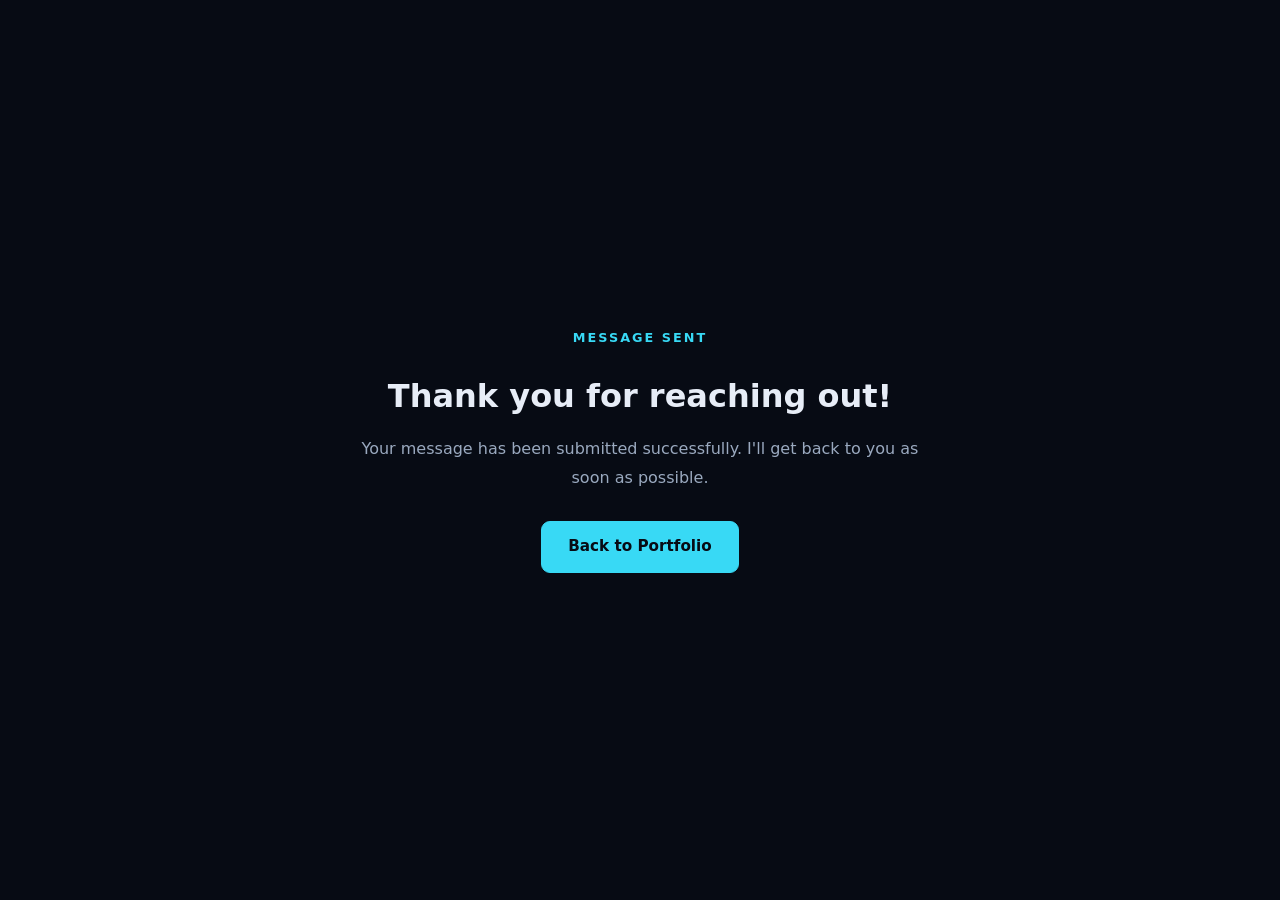
<file: OneDrive/Portfolio/thank-you.html>
<!DOCTYPE html>
<html lang="en">
<head>
    <meta charset="UTF-8">
    <meta name="viewport" content="width=device-width, initial-scale=1.0">
    <meta name="robots" content="noindex">
    <title>Message Sent | Fabiola Figueroa</title>
    <link rel="stylesheet" href="style.css">
</head>
<body>
    <main class="thank-you-page">
        <span class="section-eyebrow">MESSAGE SENT</span>
        <h1>Thank you for reaching out!</h1>
        <p>Your message has been submitted successfully. I'll get back to you as soon as possible.</p>
        <a href="index.html" class="btn">Back to Portfolio</a>
    </main>
</body>
</html>
</file>
<file: style.css>
/* Reset y base */
*{
    margin: 0;
    padding: 0;
    box-sizing: border-box;
}

body{
    font-family: 'Segoe UI', sans-serif;
    background-color: #0f172a;
    color: #e2e8f0;
    line-height: 1.6;
}

/* Navigation */
header{
    padding: 20px 40px;
    display: flex;
    justify-content: space-between;
    align-items: center;
}

nav{
    display:flex;
    justify-content: space-between;
    align-items: center;
    width: 100%;
}

.logo{
font-size: 1.5rem;
font-weight: bold;
color: #38bdf8;
}

nav ul{
    list-style: none;
    display: flex;
    gap: 30px;
}

nav ul li a{
    color: #e2e8f0;
    text-decoration: none;
    font-size: 0.95rem;
}

/*  Hero */
#hero{
    padding: 100px 40px;
    max-width: 800px;
}

#hero h1{
    font-size: 3rem;
    font-weight: 700;
    color: #f8fafc;
    margin-bottom: 12px;
}

#hero h2{
    font-size: 1.2rem;
    color: #38bdf8;
    font-weight: 400;
     margin-bottom: 20px;
}

#hero p{
    font-size: 1rem;
    color: #94a3b8;
    margin-bottom: 32px;
}

.btn{
    display: inline-block;
    padding: 12px 28px;
    background-color: #38bdf8;
    color:  #0f172a;
    text-decoration: none;
    border-radius: 6px;
    font-weight: 600;
}

/* About */
#about{
    padding: 80px 40px;
    max-width: 800px;
    border-top: 1px solid #1e293b;
}

#about h2{
    font-size: 2rem;
    color: #f8fafc;
    margin-bottom: 24px;
}

#about p{
    color: #94a3b8;
    margin-bottom: 16px;
    font-size: 1rem;
}

/* Projects */
#projects{
    padding: 80px 40px;
    border-top: 1px solid #1e293b;
}

#ptojects h2{
    font-size: 2rem;
    color: #f8fafc;
    margin-bottom: 40px;
}

.projects-grid{
    display: grid;
    grid-template-columns: repeat(2, 1fr);
    gap: 24px;
}

.project-card{
    background-color: #1e293b;
    padding: 28px;
    border-radius: 10px;
    border: 1px solid #334155;
}

.project-card h3{
    font-size: 1.1rem;
    color: #f8fafc;
    margin-bottom: 10px;
}

.tag{
    display: inline-block;
    background-color: #0f172a;
    color: #38bdf8;
    font-size: 0.75rem;
    padding: 4px 10px;
    border-radius: 20px;
    margin-bottom: 12px;
}

.tag muted{
    font-size: 0.8rem;
    color: #64748b;
    font-style: italic;
}

.project-card p{
    color:  #94a3b8;
    font-size: 0.95rem;
    margin-bottom: 16px;
}

.btn-link{
    color: #38bdf8;
    text-decoration: none;
    font-size: 0.9rem;
    font-weight: 600;
}

/* Skills */
#skills{
    padding: 80px 40px;
    border-top: 1px solid #1e293b;
}

.skills h2{
    font-size: 2rem;
    color: #f8fafc;
    margin-bottom: 32px;
}

.skills-grid{
    display: flex;
    flex-wrap: wrap;
    gap: 12px;
}

.skill-item{
    background-color: #1e293b;
    color: #38bdf8;
    padding: 8px 20px;
    border-radius: 20px;
    font-size: 0.9rem;
    border: 1px solid  #334155;
}

/* Contact */
#contact{
    padding: 80px 40px;
    border-top: 1px solid #1e293b;
}

#contact h2{
    font-size: 2rem;
    color:  #f8fafc;
    margin-bottom: 16px;
}

#contact p{
    color: #94a3b8;
    margin-bottom: 32px;
}

.contact-links{
    display: flex;
    flex-direction: column;
    gap: 16px;
}

.contact-item{
    color: #38bdf8;
    text-decoration: none;
    font-size: 1rem;
}

/* Footer */
footer{
    padding: 30px 40px;
    border-top: 1px solid #1e293b;
    color: #475569;
    font-size: 0.85rem;
}
</file>
<file: OneDrive/Portfolio/style.css>
/* ========================================
   1. VARIABLES Y RESET
======================================== */

:root {
    --bg: #070b14;
    --bg-secondary: #0b1120;
    --surface: #101a2b;
    --surface-hover: #142238;
    --border: #223149;

    --accent: #38d9f5;
    --accent-hover: #7ae8fa;

    --text: #e7edf7;
    --text-muted: #9aa9bf;
    --text-subtle: #718198;

    --radius: 16px;
    --radius-small: 9px;
    --content-width: 1120px;

    --transition: 220ms ease;
}

* {
    margin: 0;
    padding: 0;
    box-sizing: border-box;
}

html {
    scroll-behavior: smooth;
    scroll-padding-top: 24px;
}

body {
    font-family: "Segoe UI", system-ui, -apple-system, sans-serif;
    background: var(--bg);
    color: var(--text);
    line-height: 1.7;
    min-width: 320px;
    overflow-wrap: break-word;
    -webkit-font-smoothing: antialiased;
}

a {
    color: inherit;
}

a:focus-visible {
    outline: 2px solid var(--accent);
    outline-offset: 5px;
    border-radius: 4px;
}

::selection {
    background: var(--accent);
    color: var(--bg);
}

/* ========================================
   2. NAVEGACIÓN
======================================== */

header {
    position: relative;
    z-index: 10;
    padding: 20px 32px;
    background: rgba(7, 11, 20, 0.92);
    border-bottom: 1px solid rgba(56, 217, 245, 0.08);
}

nav {
    width: 100%;
    max-width: var(--content-width);
    margin: 0 auto;
    display: flex;
    justify-content: space-between;
    align-items: center;
    gap: 24px;
}

.logo {
    flex-shrink: 0;
    font-size: 1.45rem;
    font-weight: 800;
    letter-spacing: -0.7px;
    color: var(--accent);
}

nav ul {
    list-style: none;
    display: flex;
    flex-wrap: wrap;
    justify-content: flex-end;
    align-items: center;
    gap: 10px 28px;
}

nav ul li a {
    display: inline-block;
    color: var(--text-muted);
    text-decoration: none;
    font-size: 0.94rem;
    font-weight: 500;
    transition: color var(--transition);
}

nav ul li a:hover {
    color: var(--accent);
}

/* ========================================
   3. HERO
======================================== */

#hero {
    position: relative;
    isolation: isolate;
    max-width: var(--content-width);
    min-height: 470px;
    margin: 0 auto;
    padding: 120px 32px 100px;
}

#hero::before {
    content: "";
    position: absolute;
    z-index: -1;
    top: 65px;
    left: 10px;
    width: 260px;
    height: 260px;
    background: rgba(56, 217, 245, 0.07);
    filter: blur(85px);
    border-radius: 50%;
    pointer-events: none;
}

#hero h1 {
    max-width: 850px;
    margin-bottom: 16px;
    color: var(--text);
    font-size: clamp(2.5rem, 6vw, 4.5rem);
    line-height: 1.12;
    letter-spacing: -2px;
    font-weight: 800;
}

#hero h2 {
    margin-bottom: 22px;
    color: var(--accent);
    font-size: clamp(1.1rem, 2.5vw, 1.45rem);
    line-height: 1.5;
    font-weight: 500;
}

#hero p {
    max-width: 680px;
    margin-bottom: 32px;
    color: var(--text-muted);
    font-size: 1.05rem;
    line-height: 1.9;
}

/* ========================================
   4. BOTONES Y ENLACES
======================================== */

.btn {
    display: inline-flex;
    align-items: center;
    justify-content: center;
    gap: 8px;
    min-height: 48px;
    padding: 12px 26px;

    background: var(--accent);
    color: var(--bg);
    border: 1px solid var(--accent);
    border-radius: var(--radius-small);

    text-decoration: none;
    font-size: 0.95rem;
    font-weight: 700;

    transition:
        background var(--transition),
        border-color var(--transition),
        transform var(--transition),
        box-shadow var(--transition);
}

.btn:hover {
    background: var(--accent-hover);
    border-color: var(--accent-hover);
    transform: translateY(-2px);
    box-shadow: 0 8px 28px rgba(56, 217, 245, 0.13);
}

.btn-link {
    display: inline-flex;
    align-items: center;
    gap: 6px;
    margin-top: auto;
    padding-top: 8px;

    color: var(--accent);
    text-decoration: none;
    font-size: 0.94rem;
    font-weight: 650;

    transition:
        color var(--transition),
        gap var(--transition);
}

.btn-link:hover {
    color: var(--accent-hover);
    gap: 11px;
}

/* ========================================
   5. ABOUT
======================================== */

#about {
    max-width: var(--content-width);
    margin: 0 auto;
    padding: 82px 32px;
    border-top: 1px solid var(--border);
}

#about h2,
#projects h2,
#skills h2,
#contact h2 {
    margin-bottom: 28px;
    color: var(--text);
    font-size: clamp(1.8rem, 4vw, 2.35rem);
    line-height: 1.25;
    letter-spacing: -0.8px;
}

#about h2::after,
#projects h2::after,
#skills h2::after,
#contact h2::after {
    content: "";
    display: block;
    width: 52px;
    height: 3px;
    margin-top: 14px;
    background: var(--accent);
    border-radius: 10px;
}

#about p {
    max-width: 800px;
    margin-bottom: 16px;
    color: var(--text-muted);
    font-size: 1rem;
    line-height: 1.9;
}

#about p:last-child {
    margin-bottom: 0;
}

/* ========================================
   6. PROJECTS
======================================== */

#projects {
    padding: 82px 32px;
    border-top: 1px solid var(--border);
    background:
        radial-gradient(
            ellipse at 90% 10%,
            rgba(56, 217, 245, 0.035),
            transparent 40%
        ),
        var(--bg-secondary);
}

#projects > h2,
#projects > .projects-grid {
    width: 100%;
    max-width: var(--content-width);
    margin-right: auto;
    margin-left: auto;
}

#projects > h2 {
    margin-bottom: 40px;
}

.projects-grid {
    display: grid;
    grid-template-columns: repeat(2, minmax(0, 1fr));
    gap: 24px;
}

.project-card {
    display: flex;
    flex-direction: column;
    align-items: flex-start;
    min-width: 0;
    padding: 30px;

    background: linear-gradient(
        145deg,
        var(--surface),
        rgba(16, 26, 43, 0.78)
    );

    border: 1px solid var(--border);
    border-radius: var(--radius);

    transition:
        border-color var(--transition),
        background var(--transition),
        transform var(--transition),
        box-shadow var(--transition);
}

.project-card:hover {
    transform: translateY(-10px);
    border-color: rgba(56, 217, 245, 0.7);
    background: var(--surface-hover);
    box-shadow:
        0 18px 35px rgba(0, 0, 0, 0.3),
        0 0 18px rgba(56, 217, 245, 0.12);
}


.project-card h3 {
    margin-bottom: 14px;
    color: var(--text);
    font-size: 1.18rem;
    line-height: 1.45;
}

.project-card p {
    margin-bottom: 18px;
    color: var(--text-muted);
    font-size: 0.96rem;
    line-height: 1.8;
}

.tag {
    display: inline-block;
    max-width: 100%;
    margin-bottom: 16px;
    padding: 5px 11px;

    background: rgba(56, 217, 245, 0.08);
    border: 1px solid rgba(56, 217, 245, 0.17);
    border-radius: 999px;

    color: var(--accent);
    font-size: 0.76rem;
    line-height: 1.5;
    font-weight: 600;
}

/* Para elementos que tengan class="muted" dentro de una etiqueta */

.tag.muted {
    background: transparent;
    border-color: var(--border);
    color: var(--text-subtle);
}

/* ========================================
   7. SKILLS
======================================== */

#skills {
    max-width: var(--content-width);
    margin: 0 auto;
    padding: 82px 32px;
    border-top: 1px solid var(--border);
}

#skills h2 {
    margin-bottom: 34px;
}

.skills-grid {
    display: flex;
    flex-wrap: wrap;
    gap: 14px;
}

.skill-item {
    display: inline-flex;
    align-items: center;
    justify-content: center;

    padding: 10px 17px;
    background: var(--surface);
    border: 1px solid var(--border);
    border-radius: 10px;

    color: #c7d5e8;
    font-size: 0.92rem;
    font-weight: 500;

    transition:
        border-color var(--transition),
        color var(--transition),
        background var(--transition),
        transform var(--transition);
}

.skill-item:hover {
    background: rgba(56, 217, 245, 0.06);
    border-color: rgba(56, 217, 245, 0.4);
    color: var(--accent);
    transform: translateY(-2px);
}

/* ========================================
   8. CONTACTO
======================================== */

#contact {
    padding: 82px 32px;
    border-top: 1px solid var(--border);
    background:
        radial-gradient(
            ellipse at 10% 100%,
            rgba(56, 217, 245, 0.045),
            transparent 45%
        ),
        var(--bg-secondary);
}

#contact > h2,
#contact > p,
#contact > .contact-links {
    width: 100%;
    max-width: var(--content-width);
    margin-right: auto;
    margin-left: auto;
}

#contact h2 {
    margin-bottom: 24px;
}

#contact p {
    margin-bottom: 30px;
    color: var(--text-muted);
    font-size: 1rem;
    line-height: 1.8;
}

.contact-links {
    display: flex;
    flex-wrap: wrap;
    gap: 14px;
}

.contact-item {
    display: inline-flex;
    align-items: center;
    max-width: 100%;
    padding: 13px 17px;

    background: var(--surface);
    border: 1px solid var(--border);
    border-radius: var(--radius-small);

    color: var(--accent);
    font-size: 0.94rem;
    text-decoration: none;
    overflow-wrap: anywhere;

    transition:
        border-color var(--transition),
        background var(--transition);
}

.contact-item:hover {
    background: var(--surface-hover);
    border-color: rgba(56, 217, 245, 0.4);
}

/* ========================================
   9. FOOTER
======================================== */

footer {
    padding: 28px 24px;
    border-top: 1px solid var(--border);
    background: var(--bg);
    color: var(--text-subtle);
    font-size: 0.85rem;
    text-align: center;
}


/* Footer: full-width layout */
.site-footer {
    display: block;
    width: 100%;
    box-sizing: border-box;
    margin: 0;
    clear: both;
}

.site-footer .footer-content {
    width: 100%;
    max-width: 1100px;
    box-sizing: border-box;
    margin: 0 auto;
}

/* ========================================
   10. TABLETS
======================================== */

@media (max-width: 900px) {
    header {
        padding: 20px 24px;
    }

    nav {
        gap: 18px;
    }

    nav ul {
        gap: 10px 18px;
    }

    #hero {
        padding: 100px 28px 80px;
    }

    #about,
    #skills {
        padding: 70px 28px;
    }

    #projects,
    #contact {
        padding: 70px 28px;
    }

    .projects-grid {
        gap: 18px;
    }

    .project-card {
        padding: 24px;
    }
}

/* ========================================
   11. MÓVILES
======================================== */

@media (max-width: 600px) {
    header {
        padding: 18px 20px;
    }

    nav {
        flex-direction: column;
        align-items: flex-start;
        gap: 16px;
    }

    nav ul {
        width: 100%;
        justify-content: flex-start;
        gap: 10px 20px;
    }

    nav ul li a {
        font-size: 0.9rem;
    }

    #hero {
        min-height: auto;
        padding: 78px 22px 68px;
    }

    #hero::before {
        top: 35px;
        left: 0;
        width: 190px;
        height: 190px;
        filter: blur(65px);
    }

    #hero h1 {
        font-size: clamp(2.25rem, 10vw, 3.2rem);
        letter-spacing: -1.3px;
    }

    #hero h2 {
        font-size: 1.08rem;
    }

    #hero p {
        font-size: 0.97rem;
        line-height: 1.8;
    }

    .btn {
        min-height: 48px;
        padding: 12px 20px;
    }

    #about,
    #skills {
        padding: 62px 22px;
    }

    #projects,
    #contact {
        padding: 62px 22px;
    }

    #about h2,
    #projects h2,
    #skills h2,
    #contact h2 {
        font-size: 1.85rem;
        margin-bottom: 26px;
    }

    .projects-grid {
        grid-template-columns: minmax(0, 1fr);
        gap: 18px;
    }

    .project-card {
        padding: 23px;
    }

    .project-card h3 {
        font-size: 1.1rem;
    }

    .skills-grid {
        gap: 10px;
    }

    .skill-item {
        padding: 9px 13px;
        font-size: 0.87rem;
    }

    .contact-links {
        flex-direction: column;
        align-items: stretch;
    }

    .contact-item {
        width: 100%;
        font-size: 0.9rem;
    }

    footer {
        padding: 24px 20px;
    }
}

/* ========================================
   12. MÓVILES MUY ESTRECHOS
======================================== */

@media (max-width: 360px) {
    nav ul {
        gap: 9px 14px;
    }

    nav ul li a {
        font-size: 0.85rem;
    }

    #hero h1 {
        font-size: 2.1rem;
    }

    .project-card {
        padding: 19px;
    }
}

/* ========================================
   13. ACCESIBILIDAD Y MOVIMIENTO
======================================== */

@media (prefers-reduced-motion: reduce) {
    html {
        scroll-behavior: auto;
    }

    *,
    *::before,
    *::after {
        animation-duration: 0.01ms !important;
        animation-iteration-count: 1 !important;
        transition-duration: 0.01ms !important;
        scroll-behavior: auto !important;
    }
}


/* Fix: controlar el tamaño de la foto del Hero */

#hero .hero-visual {
    width: 100%;
    max-width: 340px;
    min-width: 0;
    justify-self: center;
}

#hero .hero-photo-frame {
    width: 100%;
    max-width: 340px;
    padding: 8px;
    overflow: hidden;
}

#hero img.hero-photo {
    display: block;
    width: 100%;
    max-width: 100%;
    height: auto;
    aspect-ratio: 3 / 4;
    object-fit: cover;
    object-position: center 30%;
}

/* Ajustes para tablet y móvil */

@media (max-width: 850px) {
    #hero .hero-visual {
        max-width: 280px;
    }
}

@media (max-width: 600px) {
    #hero .hero-visual {
        width: 75%;
        max-width: 260px;
        grid-row: 1;
    }

    #hero .hero-content {
        grid-row: 2;
    }
}


/* ========================================
   HERO — DISEÑO CREATIVE TECH
======================================== */

#hero {
    display: grid;
    grid-template-columns: minmax(0, 1.15fr) minmax(280px, 0.85fr);
    align-items: center;
    gap: 64px;

    width: 100%;
    max-width: 1180px;
    min-height: 560px;
    margin: 0 auto;
    padding: 80px 32px;
}

#hero .hero-content {
    min-width: 0;
    position: relative;
    z-index: 2;
}

#hero .hero-eyebrow {
    display: inline-block;
    margin-bottom: 20px;
    color: var(--accent);
    font-size: 0.78rem;
    font-weight: 700;
    letter-spacing: 1.8px;
}

#hero h1 {
    margin-bottom: 20px;
    font-size: clamp(2.6rem, 4.5vw, 4.1rem);
    line-height: 1.1;
    letter-spacing: -1.8px;
}

#hero h1 span {
    color: var(--accent);
}

#hero h2 {
    margin-bottom: 20px;
    font-size: clamp(1.15rem, 2vw, 1.4rem);
    line-height: 1.5;
}

#hero .rotating-title {
    color: var(--accent);
}

#hero p {
    max-width: 540px;
    margin-bottom: 30px;
    line-height: 1.9;
}

#hero .hero-actions {
    display: flex;
    flex-wrap: wrap;
    gap: 14px;
}

#hero .hero-visual {
    position: relative;
    isolation: isolate;
    width: 100%;
    max-width: 350px;
    min-width: 0;
    justify-self: center;
}

#hero .hero-photo-frame {
    position: relative;
    z-index: 1;
    width: 100%;
    padding: 7px;

    background: linear-gradient(
        145deg,
        var(--accent),
        rgba(56, 217, 245, 0.12) 70%
    );

    border-radius: 28px;
    box-shadow: 0 0 35px rgba(56, 217, 245, 0.12);
}

#hero img.hero-photo {
    display: block;
    width: 100%;
    max-width: 100%;
    height: auto;
    aspect-ratio: 3 / 4;
    object-fit: cover;
    object-position: center 30%;
    border-radius: 22px;
}

#hero .hero-decoration {
    position: absolute;
    z-index: -1;
    inset: 18px -18px -18px 18px;

    border: 1px solid rgba(56, 217, 245, 0.45);
    border-radius: 30px;
    pointer-events: none;
}

/* TABLET */

@media (max-width: 850px) {
    #hero {
        grid-template-columns: minmax(0, 1fr) minmax(230px, 0.75fr);
        gap: 32px;
        padding: 70px 28px;
    }

    #hero .hero-visual {
        max-width: 290px;
    }

    #hero h1 {
        letter-spacing: -1px;
    }
}

/* MÓVIL */

@media (max-width: 600px) {
    #hero {
        grid-template-columns: minmax(0, 1fr);
        gap: 38px;
        min-height: auto;
        padding: 55px 22px 70px;
    }

    #hero .hero-visual {
        grid-row: 1;
        width: min(78%, 270px);
        max-width: 270px;
    }

    #hero .hero-content {
        grid-row: 2;
    }

    #hero h1 {
        font-size: clamp(2.35rem, 9vw, 3.2rem);
        letter-spacing: -1.2px;
    }

    #hero .hero-actions {
        gap: 12px;
    }

    #hero .hero-actions .btn {
        flex: 1 1 auto;
    }

    #hero .hero-decoration {
        inset: 12px -12px -12px 12px;
    }
}



/* ABOUT — PROFESSIONAL PROFILE */

#about {
    max-width: 1180px;
    margin: 0 auto;
    padding: 85px 32px;
    border-top: 1px solid var(--border);
}

#about .about-content {
    max-width: 900px;
    margin: 0 auto;
}

#about .section-eyebrow {
    display: inline-block;
    margin-bottom: 12px;
    color: var(--accent);
    font-size: 0.76rem;
    font-weight: 700;
    letter-spacing: 1.8px;
}

#about h2 {
    margin-bottom: 30px;
    color: var(--text);
    font-size: clamp(2rem, 4vw, 2.5rem);
    line-height: 1.2;
    letter-spacing: -0.8px;
}

#about h2::after {
    content: "";
    display: block;
    width: 52px;
    height: 3px;
    margin-top: 15px;
    background: var(--accent);
    border-radius: 10px;
}

#about p {
    max-width: 850px;
    margin-bottom: 20px;
    color: var(--text-muted);
    font-size: 1rem;
    line-height: 1.95;
}

#about .about-intro {
    color: var(--text);
    font-size: 1.08rem;
    line-height: 1.9;
}

#about .about-availability {
    display: flex;
    align-items: flex-start;
    gap: 11px;
    margin-top: 30px;
    margin-bottom: 0;
    padding: 18px 20px;
    background: var(--surface);
    border: 1px solid var(--border);
    border-radius: var(--radius-small);
    color: var(--text);
    font-size: 0.95rem;
}

#about .availability-dot {
    flex: 0 0 8px;
    width: 8px;
    height: 8px;
    margin-top: 8px;
    background: var(--accent);
    border-radius: 50%;
    box-shadow: 0 0 12px rgba(56, 217, 245, 0.4);
}

/* Tablet */

@media (max-width: 850px) {
    #about {
        padding: 70px 28px;
    }
}

/* Móvil */

@media (max-width: 600px) {
    #about {
        padding: 60px 22px;
    }

    #about .about-intro {
        font-size: 1rem;
    }

    #about p {
        font-size: 0.95rem;
        line-height: 1.85;
    }

    #about .about-availability {
        padding: 16px;
    }
}


/* ========================================
   PROJECTS — PORTFOLIO GRID
======================================== */

#projects {
    padding: 85px 32px;
    border-top: 1px solid var(--border);
}

#projects .projects-container {
    max-width: 1180px;
    margin: 0 auto;
}

#projects .section-eyebrow {
    display: inline-block;
    margin-bottom: 12px;
    color: var(--accent);
    font-size: 0.76rem;
    font-weight: 700;
    letter-spacing: 1.8px;
}

#projects h2 {
    margin-bottom: 36px;
    color: var(--text);
    font-size: clamp(2rem, 4vw, 2.5rem);
    line-height: 1.2;
}

#projects h2::after {
    content: "";
    display: block;
    width: 52px;
    height: 3px;
    margin-top: 15px;
    background: var(--accent);
    border-radius: 10px;
}

#projects .projects-grid {
    display: grid;
    grid-template-columns: repeat(2, minmax(0, 1fr));
    align-items: stretch;
    gap: 24px;
}

#projects .project-card {
    min-width: 0;
    overflow: hidden;
    background: var(--surface);
    border: 1px solid var(--border);
    border-radius: var(--radius);
    transition:
        transform var(--transition),
        border-color var(--transition),
        box-shadow var(--transition);
}

#projects .project-card:hover {
    transform: translateY(-4px);
    border-color: rgba(56, 217, 245, 0.4);
    box-shadow: 0 16px 38px rgba(0, 0, 0, 0.18);
}

#projects .project-image {
    width: 100%;
    aspect-ratio: 16 / 9;
    overflow: hidden;
    background: var(--surface-hover);
    border-bottom: 1px solid var(--border);
}

#projects .project-image img {
    display: block;
    width: 100%;
    height: 100%;
    object-fit: cover;
    object-position: top center;
    transition: transform 350ms ease;
}

#projects .project-card:hover .project-image img {
    transform: scale(1.035);
}

#projects .project-info {
    display: flex;
    flex-direction: column;
    align-items: flex-start;
    gap: 14px;
    height: calc(100% - auto);
    padding: 26px;
}

#projects .project-info .tag {
    margin: 0;
}

#projects .project-info h3 {
    margin: 0;
    color: var(--text);
    font-size: 1.12rem;
    line-height: 1.5;
}

#projects .project-info p {
    margin: 0;
    color: var(--text-muted);
    font-size: 0.94rem;
    line-height: 1.85;
}

#projects .tag {
    display: inline-block;
    padding: 5px 11px;
    color: var(--accent);
    background: rgba(56, 217, 245, 0.08);
    border: 1px solid rgba(56, 217, 245, 0.14);
    border-radius: 20px;
    font-size: 0.73rem;
    line-height: 1.5;
}

#projects .tag-muted {
    display: inline-block;
    color: var(--text-muted);
    font-size: 0.85rem;
    line-height: 1.6;
}

#projects .btn-link {
    display: inline-flex;
    align-items: center;
    gap: 6px;
    margin-top: auto;
    padding-top: 4px;
    color: var(--accent);
    font-size: 0.9rem;
    font-weight: 600;
    text-decoration: none;
}

#projects .btn-link:hover {
    color: var(--accent-hover);
}

#projects .project-links {
    display: flex;
    flex-wrap: wrap;
    gap: 20px;
    margin-top: auto;
}

#projects .project-placeholder {
    display: flex;
    align-items: center;
    justify-content: center;
    min-height: 145px;
    padding: 24px;
    background:
        radial-gradient(
            circle at 50% 50%,
            rgba(56, 217, 245, 0.09),
            transparent 65%
        ),
        var(--surface-hover);
    border-bottom: 1px solid var(--border);
}

#projects .project-placeholder span {
    color: var(--accent);
    font-size: 2.5rem;
    font-weight: 750;
    letter-spacing: -1px;
    opacity: 0.9;
}

/* Tablet */

@media (max-width: 850px) {
    #projects {
        padding: 70px 28px;
    }

    #projects .projects-grid {
        gap: 18px;
    }

    #projects .project-info {
        padding: 22px;
    }
}

/* Móvil */

@media (max-width: 600px) {
    #projects {
        padding: 60px 22px;
    }

    #projects .projects-grid {
        grid-template-columns: minmax(0, 1fr);
        gap: 20px;
    }

    #projects .project-info {
        padding: 22px;
    }

    #projects .project-placeholder {
        min-height: 110px;
    }
}

@media (prefers-reduced-motion: reduce) {
    #projects .project-card,
    #projects .project-image img {
        transition: none;
    }

    #projects .project-card:hover,
    #projects .project-card:hover .project-image img {
        transform: none;
    }
}


/* Fix: tamaño de las imágenes en Projects */

#projects .project-card-image {
    overflow: hidden;
    min-width: 0;
}

#projects .project-image {
    width: 100%;
    height: auto;
    aspect-ratio: 16 / 9;
    overflow: hidden;
}

#projects .project-image img {
    display: block;
    width: 100%;
    height: 100%;
    max-width: 100%;
    object-fit: cover;
    object-position: top center;
}

/* Evitar que las imágenes desborden las tarjetas */
#projects .project-card img {
    max-width: 100%;
}

/* Mantener las tarjetas equilibradas */
#projects .project-info {
    min-width: 0;
    height: auto;
}

#projects .project-card-image {
    display: flex;
    flex-direction: column;
}

/* Móvil */
@media (max-width: 600px) {
    #projects .project-image {
        aspect-ratio: 16 / 9;
    }
}


/* PROJECTS — FIX DEFINITIVO DE LA CUADRÍCULA */

#projects .projects-container {
    width: 100%;
    max-width: 1180px;
    margin-inline: auto;
}

#projects .projects-grid {
    display: grid !important;
    grid-template-columns: repeat(2, minmax(0, 1fr)) !important;
    align-items: stretch;
    gap: 24px;
    width: 100%;
}

#projects .projects-grid > .project-card {
    display: flex;
    flex-direction: column;
    width: 100%;
    min-width: 0;
    max-width: 100%;
    overflow: hidden;
}

#projects .projects-grid > .project-card .project-image {
    display: block;
    width: 100%;
    height: auto;
    aspect-ratio: 16 / 9;
    overflow: hidden;
}

#projects .projects-grid > .project-card .project-image img {
    display: block;
    width: 100%;
    height: 100%;
    max-width: 100%;
    object-fit: cover;
    object-position: top center;
}

#projects .projects-grid > .project-card .project-info {
    display: flex;
    flex: 1;
    flex-direction: column;
    align-items: flex-start;
    width: 100%;
    min-width: 0;
    padding: 24px;
}

/* Tablet y móvil */

@media (max-width: 700px) {
    #projects .projects-grid {
        grid-template-columns: minmax(0, 1fr) !important;
        gap: 20px;
    }
}


/* ===== SKILLS SECTION ===== */

#skills {
    padding: 100px 8%;
}

#skills .section-heading {
    max-width: 700px;
    margin: 0 auto 48px;
    text-align: center;
}

#skills .section-eyebrow {
    display: inline-block;
    margin-bottom: 12px;
    color: #38D9F5;
    font-size: 0.8rem;
    font-weight: 700;
    letter-spacing: 2px;
}

#skills .section-heading h2 {
    margin-bottom: 16px;
}

#skills .section-heading p {
    color: #AAB7CC;
    line-height: 1.7;
}

#skills .skills-grid {
    display: grid;
    grid-template-columns: repeat(2, minmax(0, 1fr));
    gap: 24px;
    max-width: 1200px;
    margin: 0 auto;
}

#skills .skill-card {
    min-width: 0;
    padding: 28px;
    background: #101A2B;
    border: 1px solid rgba(56, 217, 245, 0.13);
    border-radius: 18px;
    transition: border-color 0.25s ease,
                transform 0.25s ease;
}

#skills .skill-card:hover {
    border-color: rgba(56, 217, 245, 0.5);
    transform: translateY(-4px);
}

#skills .skill-card-heading {
    display: flex;
    align-items: center;
    gap: 14px;
    margin-bottom: 28px;
}

#skills .skill-icon {
    display: grid;
    place-items: center;
    flex-shrink: 0;
    width: 42px;
    height: 42px;
    color: #38D9F5;
    background: rgba(56, 217, 245, 0.1);
    border: 1px solid rgba(56, 217, 245, 0.2);
    border-radius: 12px;
    font-size: 0.8rem;
    font-weight: 700;
}

#skills .skill-card-heading h3 {
    margin: 0;
    color: #E7EDF7;
    font-size: 1.15rem;
    line-height: 1.4;
}

#skills .skill-progress {
    margin-bottom: 23px;
}

#skills .skill-progress:last-child {
    margin-bottom: 0;
}

#skills .skill-info {
    display: flex;
    justify-content: space-between;
    align-items: flex-start;
    gap: 12px;
    margin-bottom: 10px;
    color: #E7EDF7;
    font-size: 0.9rem;
    line-height: 1.5;
}

#skills .skill-info span:first-child {
    min-width: 0;
}

#skills .skill-info span:last-child {
    flex-shrink: 0;
    color: #38D9F5;
    font-weight: 700;
}

#skills .skill-track {
    width: 100%;
    height: 6px;
    overflow: hidden;
    background: #263247;
    border-radius: 999px;
}

#skills .skill-fill {
    width: var(--skill-level);
    height: 100%;
    background: #38D9F5;
    border-radius: inherit;
    transform-origin: left;
    animation: skill-load 1s ease-out both;
}

@keyframes skill-load {
    from {
        transform: scaleX(0);
    }
    to {
        transform: scaleX(1);
    }
}

@media (max-width: 768px) {
    #skills {
        padding: 75px 6%;
    }

    #skills .skills-grid {
        grid-template-columns: 1fr;
        gap: 18px;
    }

    #skills .skill-card {
        padding: 24px;
    }
}

@media (prefers-reduced-motion: reduce) {
    #skills .skill-card {
        transition: none;
    }

    #skills .skill-card:hover {
        transform: none;
    }

    #skills .skill-fill {
        animation: none;
    }
}


/* WordPress Child Theme project image gallery */
#projects .project-card .project-image.project-image-gallery {
    display: grid !important;
    grid-template-columns: repeat(2, minmax(0, 1fr)) !important;
    gap: 8px;
    padding: 10px;
    height: auto !important;
    aspect-ratio: auto !important;
    overflow: hidden;
    background: var(--surface-hover);
}


#projects .project-image-gallery img {
    display: block;
    width: 100%;
    height: 110px;
    object-fit: cover;
    object-position: top center;
    border-radius: 6px;
    transition: transform 350ms ease;
}

#projects .project-card:hover .project-image-gallery img {
    transform: none;
}

@media (max-width: 480px) {
    #projects .project-image-gallery img {
        height: 85px;
    }
}

/* Certifications Section */
#certifications {
    padding: 100px 24px;
    background: var(--bg);
}

#certifications .section-heading {
    max-width: 760px;
    margin: 0 auto 42px;
    text-align: center;
}

#certifications .section-heading h2 {
    margin-top: 12px;
}

#certifications .section-heading p {
    color: var(--text-muted);
    line-height: 1.7;
}

#certifications .certifications-grid {
    max-width: 1100px;
    margin: 0 auto;
    display: grid;
    grid-template-columns: repeat(2, minmax(0, 1fr));
    gap: 24px;
    align-items: stretch;
}

#certifications .certification-card {
    min-width: 0;
    overflow: hidden;
    display: flex;
    flex-direction: column;
    background: var(--surface);
    border: 1px solid var(--border);
    border-radius: var(--radius);
    transition: transform 0.3s ease, border-color 0.3s ease;
}

#certifications .certification-card:hover {
    transform: translateY(-4px);
    border-color: var(--accent);
}

#certifications .certification-image {
    padding: 16px;
    background: var(--surface-hover);
    border-bottom: 1px solid var(--border);
}

#certifications .certification-image img {
    display: block;
    width: 100%;
    height: auto;
    aspect-ratio: 16 / 10;
    object-fit: contain;
    border-radius: 6px;
}

#certifications .certification-info {
    display: flex;
    flex-direction: column;
    align-items: flex-start;
    gap: 12px;
    padding: 24px;
    flex: 1;
}

#certifications .certification-provider {
    color: var(--accent);
    font-size: 0.8rem;
    font-weight: 600;
}

#certifications .certification-info h3 {
    margin: 0;
    color: var(--text);
    font-size: 1.1rem;
}

#certifications .certification-info p,
#certifications .certification-date {
    color: var(--text-muted);
    font-size: 0.9rem;
    line-height: 1.7;
}

#certifications .certification-info p {
    margin: 0;
}

#certifications .certification-date {
    margin-top: auto;
}

#certifications .btn-link {
    margin-top: 4px;
}

@media (max-width: 700px) {
    #certifications {
        padding: 72px 20px;
    }

    #certifications .certifications-grid {
        grid-template-columns: 1fr;
    }
}

@media (prefers-reduced-motion: reduce) {
    #certifications .certification-card {
        transition: none;
    }

    #certifications .certification-card:hover {
        transform: none;
    }
}


/* ==========================
   CONTACT SECTION
========================== */

#contact {
    padding: 100px 8%;
    background: var(--bg);
}

#contact .contact-heading {
    max-width: 720px;
    margin: 0 auto 48px;
    text-align: center;
}

#contact .section-eyebrow,
#contact .contact-info-label {
    display: inline-block;
    margin-bottom: 12px;
    color: var(--accent);
    font-size: 0.8rem;
    font-weight: 700;
    letter-spacing: 2px;
    text-transform: uppercase;
}

#contact .contact-heading h2 {
    margin-bottom: 18px;
}

#contact .contact-heading p,
#contact .contact-form-wrapper > p,
#contact .contact-info > p {
    color: var(--text-muted, #AAB5C8);
    line-height: 1.8;
}

#contact .contact-container {
    display: grid;
    grid-template-columns: minmax(0, 1.2fr) minmax(280px, 0.8fr);
    gap: 28px;
    max-width: 1100px;
    margin: 0 auto;
    align-items: stretch;
}

#contact .contact-form-wrapper,
#contact .contact-info {
    padding: 36px;
    border: 1px solid rgba(56, 217, 245, 0.14);
    border-radius: 18px;
    background: var(--surface, #101A2B);
}

#contact .contact-form-wrapper h3,
#contact .contact-info h3 {
    margin-top: 0;
    margin-bottom: 12px;
    color: var(--text, #E7EDF7);
}

#contact .contact-form-wrapper > p {
    margin-bottom: 28px;
}

#contact .form-group {
    display: flex;
    flex-direction: column;
    gap: 9px;
    margin-bottom: 22px;
}

#contact .form-group label {
    color: var(--text, #E7EDF7);
    font-size: 0.92rem;
    font-weight: 600;
}

#contact .form-group input,
#contact .form-group textarea {
    width: 100%;
    box-sizing: border-box;
    padding: 14px 16px;
    border: 1px solid rgba(170, 181, 200, 0.22);
    border-radius: 9px;
    background: var(--bg, #070B14);
    color: var(--text, #E7EDF7);
    font: inherit;
    transition: border-color 0.25s ease, box-shadow 0.25s ease;
}

#contact .form-group input {
    min-height: 50px;
}

#contact .form-group textarea {
    min-height: 150px;
    resize: vertical;
}

#contact .form-group input::placeholder,
#contact .form-group textarea::placeholder {
    color: #8491A6;
}

#contact .form-group input:focus,
#contact .form-group textarea:focus {
    outline: none;
    border-color: var(--accent, #38D9F5);
    box-shadow: 0 0 0 3px rgba(56, 217, 245, 0.12);
}

#contact .contact-submit {
    display: inline-flex;
    align-items: center;
    justify-content: center;
    gap: 12px;
    min-height: 50px;
    padding: 14px 24px;
    border: 0;
    cursor: pointer;
    font: inherit;
    font-weight: 700;
}

#contact .contact-info {
    background:
        radial-gradient(
            circle at top right,
            rgba(56, 217, 245, 0.09),
            transparent 45%
        ),
        var(--surface, #101A2B);
}

#contact .contact-info > p {
    margin-bottom: 30px;
}

#contact .contact-links {
    display: flex;
    flex-direction: column;
    gap: 14px;
}

#contact .contact-item {
    display: flex;
    align-items: center;
    gap: 14px;
    padding: 14px;
    border: 1px solid rgba(170, 181, 200, 0.12);
    border-radius: 10px;
    color: var(--text, #E7EDF7);
    text-decoration: none;
    overflow-wrap: anywhere;
    transition:
        border-color 0.25s ease,
        background 0.25s ease,
        transform 0.25s ease;
}

#contact .contact-item:hover {
    border-color: rgba(56, 217, 245, 0.45);
    background: rgba(56, 217, 245, 0.05);
    transform: translateY(-2px);
}

#contact .contact-icon {
    display: grid;
    flex: 0 0 42px;
    width: 42px;
    height: 42px;
    place-items: center;
    border-radius: 10px;
    background: rgba(56, 217, 245, 0.1);
    color: var(--accent, #38D9F5);
    font-weight: 700;
}

#contact .contact-item > span:last-child {
    display: flex;
    flex-direction: column;
    gap: 5px;
    min-width: 0;
}

#contact .contact-item strong {
    font-size: 0.95rem;
}

#contact .contact-item small {
    color: var(--text-muted, #AAB5C8);
    font-size: 0.8rem;
}

#contact .hidden-field {
    position: absolute;
    width: 1px;
    height: 1px;
    overflow: hidden;
    clip-path: inset(50%);
    white-space: nowrap;
}

@media (max-width: 800px) {
    #contact {
        padding: 80px 6%;
    }

    #contact .contact-container {
        grid-template-columns: 1fr;
    }
}

@media (max-width: 480px) {
    #contact {
        padding: 64px 5%;
    }

    #contact .contact-form-wrapper,
    #contact .contact-info {
        padding: 24px 20px;
    }

    #contact .contact-submit {
        width: 100%;
    }
}

@media (prefers-reduced-motion: reduce) {
    #contact .contact-item,
    #contact .form-group input,
    #contact .form-group textarea {
        transition: none;
    }

    #contact .contact-item:hover {
        transform: none;
    }
}


/* Contact form confirmation page */

.thank-you-page {
    min-height: 100vh;
    box-sizing: border-box;
    display: flex;
    flex-direction: column;
    align-items: center;
    justify-content: center;
    padding: 32px 24px;
    text-align: center;
    background: var(--bg, #070B14);
    color: var(--text, #E7EDF7);
}

.thank-you-page .section-eyebrow {
    color: var(--accent, #38D9F5);
    font-size: 0.8rem;
    font-weight: 700;
    letter-spacing: 2px;
}

.thank-you-page h1 {
    max-width: 700px;
    margin: 20px 0 12px;
}

.thank-you-page p {
    max-width: 560px;
    margin-bottom: 28px;
    color: var(--text-muted, #AAB5C8);
    line-height: 1.8;
}


/* ==========================
   SITE FOOTER
========================== */

.site-footer {
    position: relative;
    padding: 48px 8% 28px;
    border-top: 1px solid rgba(56, 217, 245, 0.16);
    background:
        radial-gradient(
            ellipse at top center,
            rgba(56, 217, 245, 0.045),
            transparent 60%
        ),
        var(--bg, #070B14);
}

.footer-content {
    position: relative;
    max-width: 1100px;
    margin: 0 auto;
    display: flex;
    flex-direction: column;
    align-items: center;
    text-align: center;
}

.footer-brand {
    color: var(--text, #E7EDF7);
    font-size: 1.25rem;
    font-weight: 800;
    text-decoration: none;
    letter-spacing: -0.5px;
}

.footer-brand span:first-child {
    color: var(--accent, #38D9F5);
}

.footer-brand .footer-dot {
    color: var(--accent, #38D9F5);
}

.footer-tagline {
    margin: 10px 0 24px;
    color: var(--text-muted, #AAB5C8);
    font-size: 0.9rem;
    line-height: 1.7;
}

.footer-nav {
    display: flex;
    flex-wrap: wrap;
    justify-content: center;
    gap: 12px 28px;
}

.footer-nav a {
    color: var(--text-muted, #AAB5C8);
    font-size: 0.88rem;
    text-decoration: none;
    transition: color 0.25s ease;
}

.footer-nav a:hover {
    color: var(--accent, #38D9F5);
}

.footer-divider {
    width: 100%;
    height: 1px;
    margin: 30px 0 20px;
    background: rgba(170, 181, 200, 0.12);
}

.footer-copyright {
    margin: 0;
    padding: 0 36px;
    color: var(--text-muted, #AAB5C8);
    font-size: 0.8rem;
    line-height: 1.8;
}

.footer-copyright span {
    color: var(--text, #E7EDF7);
}

.back-to-top {
    position: absolute;
    right: 0;
    bottom: 0;
    display: grid;
    width: 38px;
    height: 38px;
    place-items: center;
    border: 1px solid rgba(56, 217, 245, 0.25);
    border-radius: 10px;
    color: var(--accent, #38D9F5);
    text-decoration: none;
    transition:
        background 0.25s ease,
        transform 0.25s ease;
}

.back-to-top:hover {
    background: rgba(56, 217, 245, 0.1);
    transform: translateY(-3px);
}

@media (max-width: 600px) {
    .site-footer {
        padding: 40px 5% 24px;
    }

    .footer-nav {
        gap: 14px 20px;
    }

    .footer-copyright {
        padding: 0 8px;
    }

    .back-to-top {
        position: static;
        margin-top: 22px;
    }
}

@media (prefers-reduced-motion: reduce) {
    .footer-nav a,
    .back-to-top {
        transition: none;
    }

    .back-to-top:hover {
        transform: none;
    }
}


/* Header navigation and social icons */

.site-header {
    position: relative;
    z-index: 100;
    width: 100%;
    box-sizing: border-box;
    padding: 14px 8%;
    border-bottom: 1px solid rgba(56, 217, 245, 0.12);
    background: var(--bg, #070B14);
}

.site-header .main-nav {
    display: flex;
    align-items: center;
    justify-content: space-between;
    gap: 24px;
    max-width: 1100px;
    margin: 0 auto;
}

.site-header .logo {
    flex-shrink: 0;
    color: var(--accent, #38D9F5);
    font-size: 1.2rem;
    font-weight: 800;
    text-decoration: none;
}

.site-header .nav-links {
    display: flex;
    align-items: center;
    justify-content: center;
    gap: 24px;
    margin: 0 0 0 auto;
    padding: 0;
    list-style: none;
}

.site-header .nav-links a {
    color: var(--text-muted, #AAB5C8);
    font-size: 0.9rem;
    text-decoration: none;
    transition: color 0.2s ease;
}

.site-header .nav-links a:hover {
    color: var(--accent, #38D9F5);
}

.site-header .header-actions {
    display: flex;
    align-items: center;
    gap: 14px;
}

.site-header .header-social {
    display: inline-flex;
    align-items: center;
    justify-content: center;
    width: 34px;
    height: 34px;
    flex-shrink: 0;
    color: var(--text-muted, #AAB5C8);
    text-decoration: none;
    transition: color 0.2s ease, transform 0.2s ease;
}

.site-header .header-social:hover {
    color: var(--accent, #38D9F5);
    transform: translateY(-2px);
}

.site-header .header-social svg {
    display: block;
    width: 20px;
    height: 20px;
    fill: currentColor;
}

.site-header .header-social:nth-of-type(2) svg {
    fill: none;
    stroke: currentColor;
    stroke-width: 1.8;
    stroke-linecap: round;
    stroke-linejoin: round;
}

.site-header .header-cv {
    display: inline-flex;
    align-items: center;
    justify-content: center;
    min-height: 38px;
    padding: 10px 16px;
    white-space: nowrap;
    font-size: 0.82rem;
}

@media (max-width: 800px) {
    .site-header {
        padding: 14px 5%;
    }

    .site-header .main-nav {
        flex-wrap: wrap;
        gap: 14px;
    }

    .site-header .nav-links {
        gap: 16px;
        margin-left: auto;
    }

    .site-header .header-actions {
        gap: 8px;
    }
}

@media (max-width: 540px) {
    .site-header .main-nav {
        justify-content: center;
    }

    .site-header .logo {
        margin-right: auto;
    }

    .site-header .nav-links {
        order: 3;
        width: 100%;
        margin: 0;
        justify-content: center;
    }

    .site-header .header-actions {
        gap: 6px;
    }

    .site-header .header-social {
        width: 30px;
        height: 30px;
    }

    .site-header .header-social svg {
        width: 18px;
        height: 18px;
    }

    .site-header .header-cv {
        min-height: 34px;
        padding: 8px 10px;
        font-size: 0.75rem;
    }
}

@media (prefers-reduced-motion: reduce) {
    .site-header .header-social,
    .site-header .nav-links a {
        transition: none;
    }

    .site-header .header-social:hover {
        transform: none;
    }
}


/* Scroll reveal animation */
#about.will-animate,
#projects.will-animate,
#skills.will-animate,
#certificates.will-animate,
#contact.will-animate {
    opacity: 0;
    transform: translateY(20px);
    transition:
        opacity 0.6s ease,
        transform 0.6s ease;
}

#about.is-visible,
#projects.is-visible,
#skills.is-visible,
#certificates.is-visible,
#contact.is-visible {
    opacity: 1;
    transform: translateY(0);
}

/* Accessibility: reduced motion */
@media (prefers-reduced-motion: reduce) {
    #about.will-animate,
    #projects.will-animate,
    #skills.will-animate,
    #certificates.will-animate,
    #contact.will-animate,
    #about.is-visible,
    #projects.is-visible,
    #skills.is-visible,
    #certificates.is-visible,
    #contact.is-visible {
        opacity: 1;
        transform: none;
        transition: none;
    }
}


/* Hero entrance animations */
#hero .hero-content > * {
    opacity: 0;
    transform: translateY(24px);
    animation: heroEnter 0.75s ease-out forwards;
}

#hero .hero-content > *:nth-child(1) {
    animation-delay: 0.1s;
}

#hero .hero-content > *:nth-child(2) {
    animation-delay: 0.22s;
}

#hero .hero-content > *:nth-child(3) {
    animation-delay: 0.34s;
}

#hero .hero-content > *:nth-child(4) {
    animation-delay: 0.46s;
}

#hero .hero-content > *:nth-child(5) {
    animation-delay: 0.58s;
}

#hero .hero-visual {
    opacity: 0;
    transform: translateX(28px);
    animation: heroPhotoEnter 0.9s ease-out 0.3s forwards;
}

@keyframes heroEnter {
    to {
        opacity: 1;
        transform: translateY(0);
    }
}

@keyframes heroPhotoEnter {
    to {
        opacity: 1;
        transform: translateX(0);
    }
}

@media (prefers-reduced-motion: reduce) {
    #hero .hero-content > *,
    #hero .hero-visual {
        opacity: 1;
        transform: none;
        animation: none;
    }
}


/* ========================================
   ANIMATED STAR BACKGROUND
======================================== */

body {
    isolation: isolate;
}

body::before {
    content: "";
    position: fixed;
    inset: 0;
    z-index: -1;
    pointer-events: none;

    background-image:
        radial-gradient(2px 2px at 10% 20%, rgba(56, 217, 245, 0.85) 50%, transparent 100%),
        radial-gradient(2px 2px at 75% 30%, rgba(231, 237, 247, 0.65) 50%, transparent 100%),
        radial-gradient(3px 3px at 40% 70%, rgba(56, 217, 245, 0.55) 50%, transparent 100%),
        radial-gradient(2px 2px at 90% 80%, rgba(231, 237, 247, 0.6) 50%, transparent 100%),
        radial-gradient(2px 2px at 20% 90%, rgba(56, 217, 245, 0.6) 50%, transparent 100%);

    background-size:
        280px 280px,
        350px 350px,
        420px 420px,
        300px 300px,
        380px 380px;

    background-repeat: repeat;
    opacity: 0.55;
    animation: starDrift 35s linear infinite;
}

@keyframes starDrift {
    from {
        background-position: 0 0, 0 0, 0 0, 0 0, 0 0;
    }

    to {
        background-position:
            120px 280px,
            -100px 350px,
            160px -420px,
            -120px 300px,
            100px -380px;
    }
}

/* Evita animaciones de fondo si el usuario
   prefiere movimiento reducido. */
@media (prefers-reduced-motion: reduce) {
    body::before {
        animation: none;
    }
}


/* ========================================
   SCROLL REVEAL ANIMATIONS
======================================== */

.will-animate {
    opacity: 0;
    transform: translateY(28px);
    transition:
        opacity 700ms ease,
        transform 700ms cubic-bezier(0.2, 0.7, 0.2, 1);
}

.will-animate.is-visible {
    opacity: 1;
    transform: translateY(0);
}

/* Hover visible en tarjetas y proyectos */
.project-card,
.skill-card,
.certificate-card {
    transition:
        transform 300ms ease,
        border-color 300ms ease,
        box-shadow 300ms ease;
}

.project-card:hover,
.skill-card:hover,
.certificate-card:hover {
    transform: translateY(-6px);
    border-color: rgba(56, 217, 245, 0.55);
    box-shadow: 0 12px 30px rgba(0, 0, 0, 0.22);
}

@media (prefers-reduced-motion: reduce) {
    .will-animate,
    .project-card,
    .skill-card,
    .certificate-card {
        opacity: 1;
        transform: none;
        transition: none;
    }
}

/* ========================================
   ANIMATED PARTICLE BACKGROUND
======================================== */

#particle-background {
    position: fixed;
    inset: 0;
    width: 100%;
    height: 100%;
    display: block;
    z-index: 0;
    pointer-events: none;
}

/* Mantiene el contenido por encima de las partículas. */
body > *:not(#particle-background) {
    position: relative;
    z-index: 1;
}

/* Fiverr logo in the header */
.site-header .header-fiverr {
    width: 42px;
    min-width: 42px;
}

.site-header .header-fiverr svg {
    display: block;
    width: 36px;
    height: 20px;
    overflow: visible;
}
</file>
